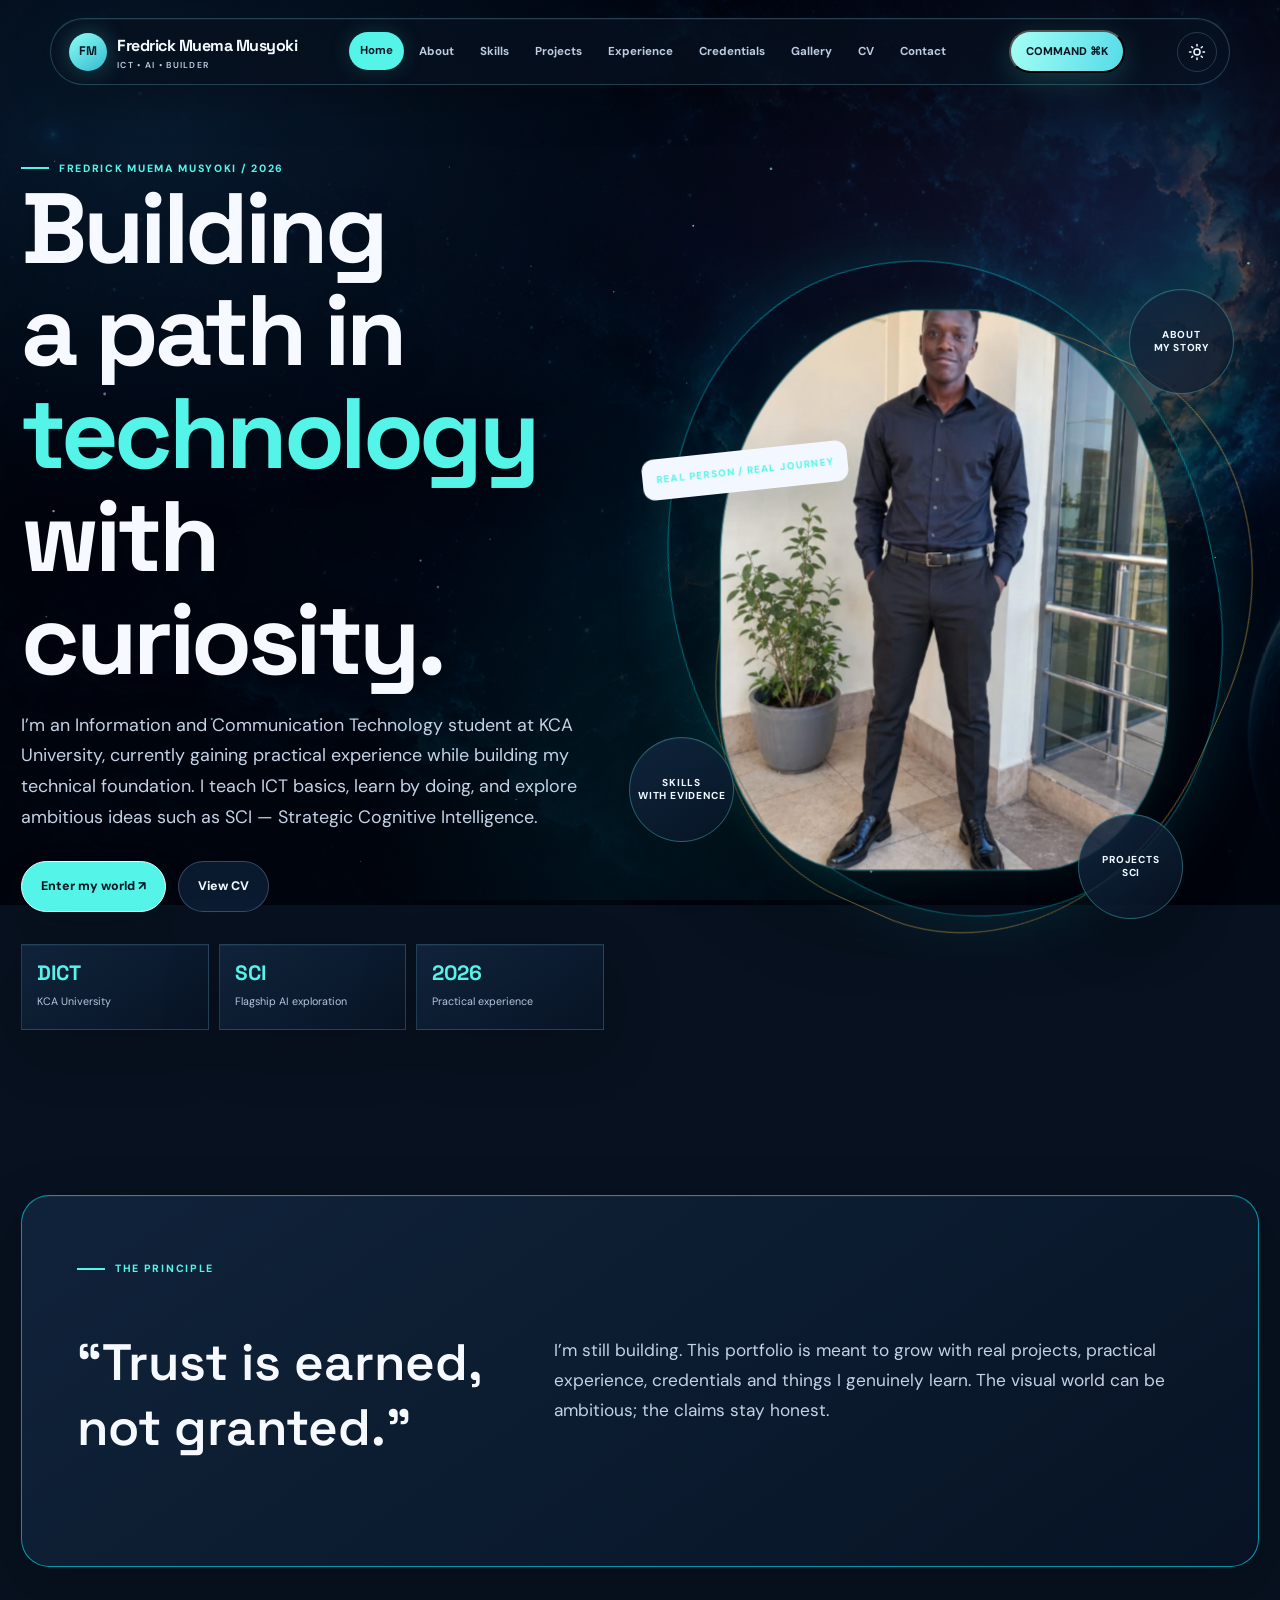
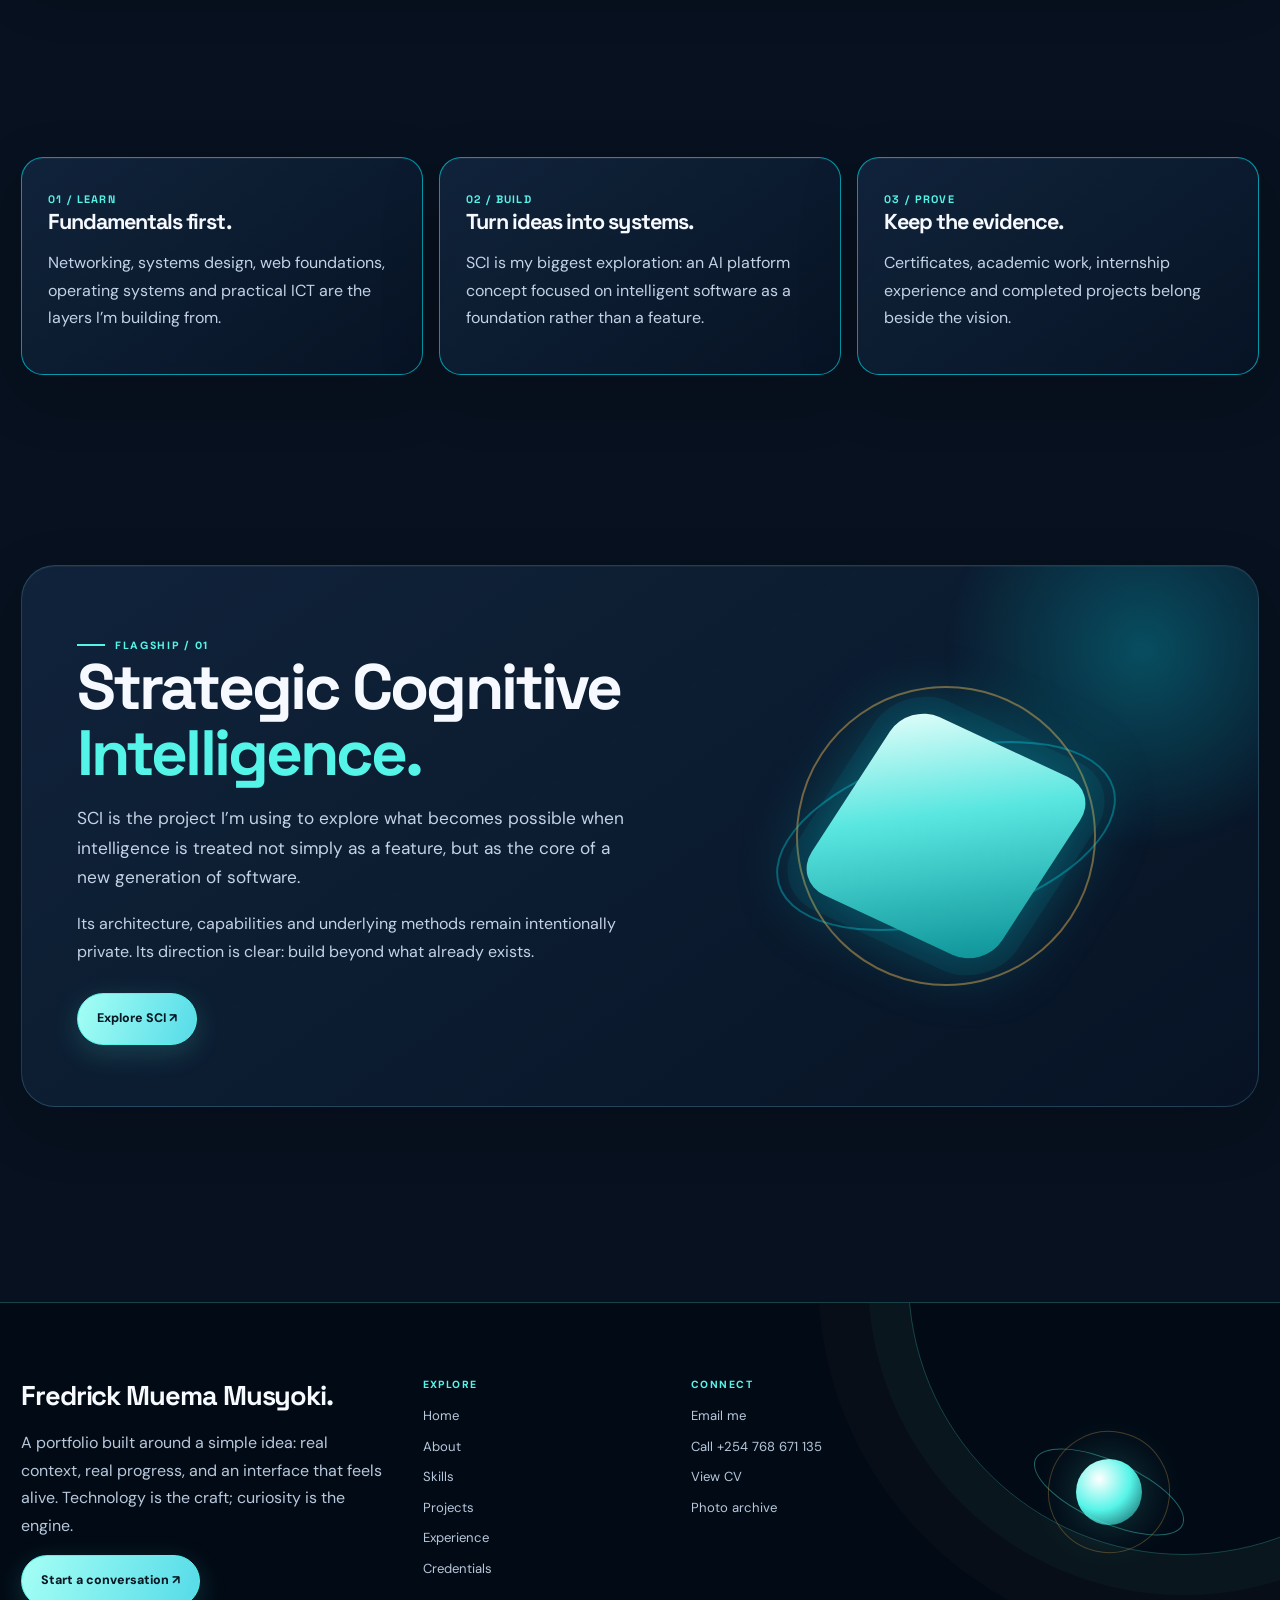
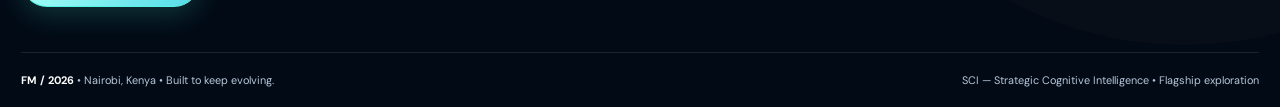
<file: index.html>
<!doctype html>
<html lang="en">
  <head>
    <meta charset="utf-8">
    <meta name="viewport" content="width=device-width,initial-scale=1">
    <meta name="description" content="Fredrick Muema Musyoki — ICT, AI, learning and practical technology portfolio.">
    <title>Fredrick Muema Musyoki — Portfolio</title>
    <link rel="stylesheet" href="css/style.css"><link id="dark-theme" rel="stylesheet" href="css/redesign.css"><link rel="stylesheet" href="css/theme.css"><script src="js/theme-init.js"></script>
  </head>
  <body data-page="index.html"><a class="skip-link" href="#main">Skip to content</a>
    <div class="page-bg bg-home"></div>
    <div id="three-bg"></div>
    <div id="site-header"></div>
    <main id="main">
      <div class="container hero">
        <div class="hero-copy reveal"><span class="kicker">FREDRICK MUEMA MUSYOKI / 2026</span>
          <h1>Building a path in <span class="accent">technology</span> with curiosity.</h1>
          <p class="lead">I’m an Information and Communication Technology student at KCA University, currently gaining practical experience while building my technical foundation. I teach ICT basics, learn by doing, and explore ambitious ideas such as SCI — Strategic Cognitive Intelligence.</p>
          <div class="actions"><a class="btn btn-primary" href="about.html">Enter my world ↗</a><a class="btn btn-soft" href="cv.html">View CV</a></div>
          <div class="hero-stats">
            <div class="stat"><strong>DICT</strong><span>KCA University</span></div>
            <div class="stat"><strong>SCI</strong><span>Flagship AI exploration</span></div>
            <div class="stat"><strong>2026</strong><span>Practical experience</span></div>
          </div>
        </div>
        <div class="hero-orbit-stage reveal">
          <div class="portrait-wrap">
            <div class="portrait"><img decoding="async" src="images/profile/home-hero.jpeg" alt="Fredrick Musyoki standing outdoors in a black shirt and trousers"></div>
          </div>
          <div class="orbit-node node-a">About<br>my story</div>
          <div class="orbit-node node-b">Skills<br>with evidence</div>
          <div class="orbit-node node-c">Projects<br>SCI</div>
          <div class="hero-tag">REAL PERSON / REAL JOURNEY</div>
        </div>
      </div>
      <section class="section">
        <div class="container surface" style="padding:55px">
          <div class="split">
            <div><span class="kicker">THE PRINCIPLE</span>
              <p class="quote">“Trust is earned, not granted.”</p>
            </div>
            <p class="lead">I’m still building. This portfolio is meant to grow with real projects, practical experience, credentials and things I genuinely learn. The visual world can be ambitious; the claims stay honest.</p>
          </div>
        </div>
      </section>
      <section class="section">
        <div class="container">
          <div class="cards">
            <article class="card reveal"><span class="card-num">01 / LEARN</span>
              <h3>Fundamentals first.</h3>
              <p>Networking, systems design, web foundations, operating systems and practical ICT are the layers I’m building from.</p>
            </article>
            <article class="card reveal"><span class="card-num">02 / BUILD</span>
              <h3>Turn ideas into systems.</h3>
              <p>SCI is my biggest exploration: an AI platform concept focused on intelligent software as a foundation rather than a feature.</p>
            </article>
            <article class="card reveal"><span class="card-num">03 / PROVE</span>
              <h3>Keep the evidence.</h3>
              <p>Certificates, academic work, internship experience and completed projects belong beside the vision.</p>
            </article>
          </div>
        </div>
      </section>
      <section class="section">
        <div class="container sci reveal">
          <div class="sci-grid">
            <div><span class="kicker">FLAGSHIP / 01</span>
              <h2>Strategic Cognitive <span class="accent">Intelligence.</span></h2>
              <p class="lead">SCI is the project I’m using to explore what becomes possible when intelligence is treated not simply as a feature, but as the core of a new generation of software.</p>
              <p>Its architecture, capabilities and underlying methods remain intentionally private. Its direction is clear: build beyond what already exists.</p>
              <div class="actions"><a class="btn btn-cyan" href="projects.html">Explore SCI ↗</a></div>
            </div>
            <div class="sci-art">
              <div class="sci-ring"></div>
              <div class="sci-ring two"></div>
              <div class="sci-core"></div>
            </div>
          </div>
        </div>
      </section>
    </main>
    <div id="site-footer"></div>
    <script src="js/main.js" defer></script><script src="js/scene.js" defer></script><script src="js/stars.js" defer></script><script src="js/theme.js" defer></script>
  </body>
</html>
</file>
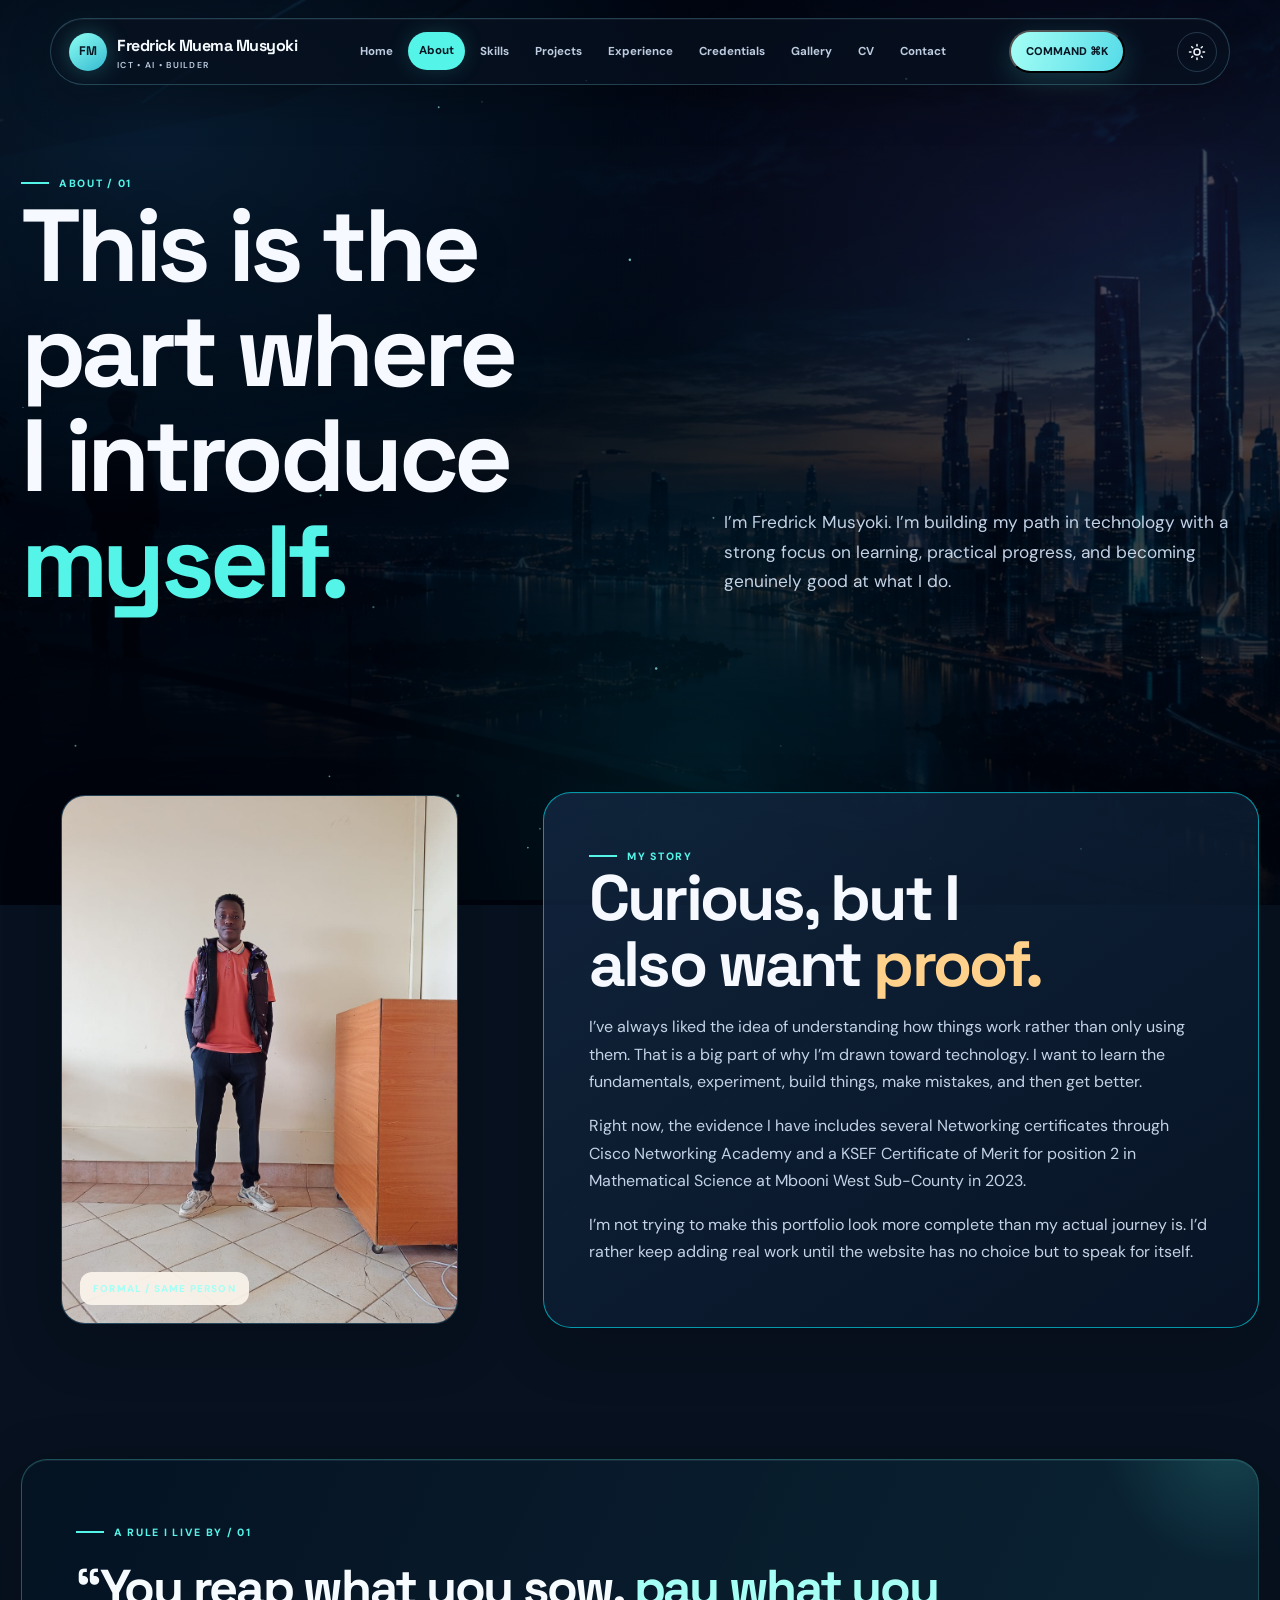
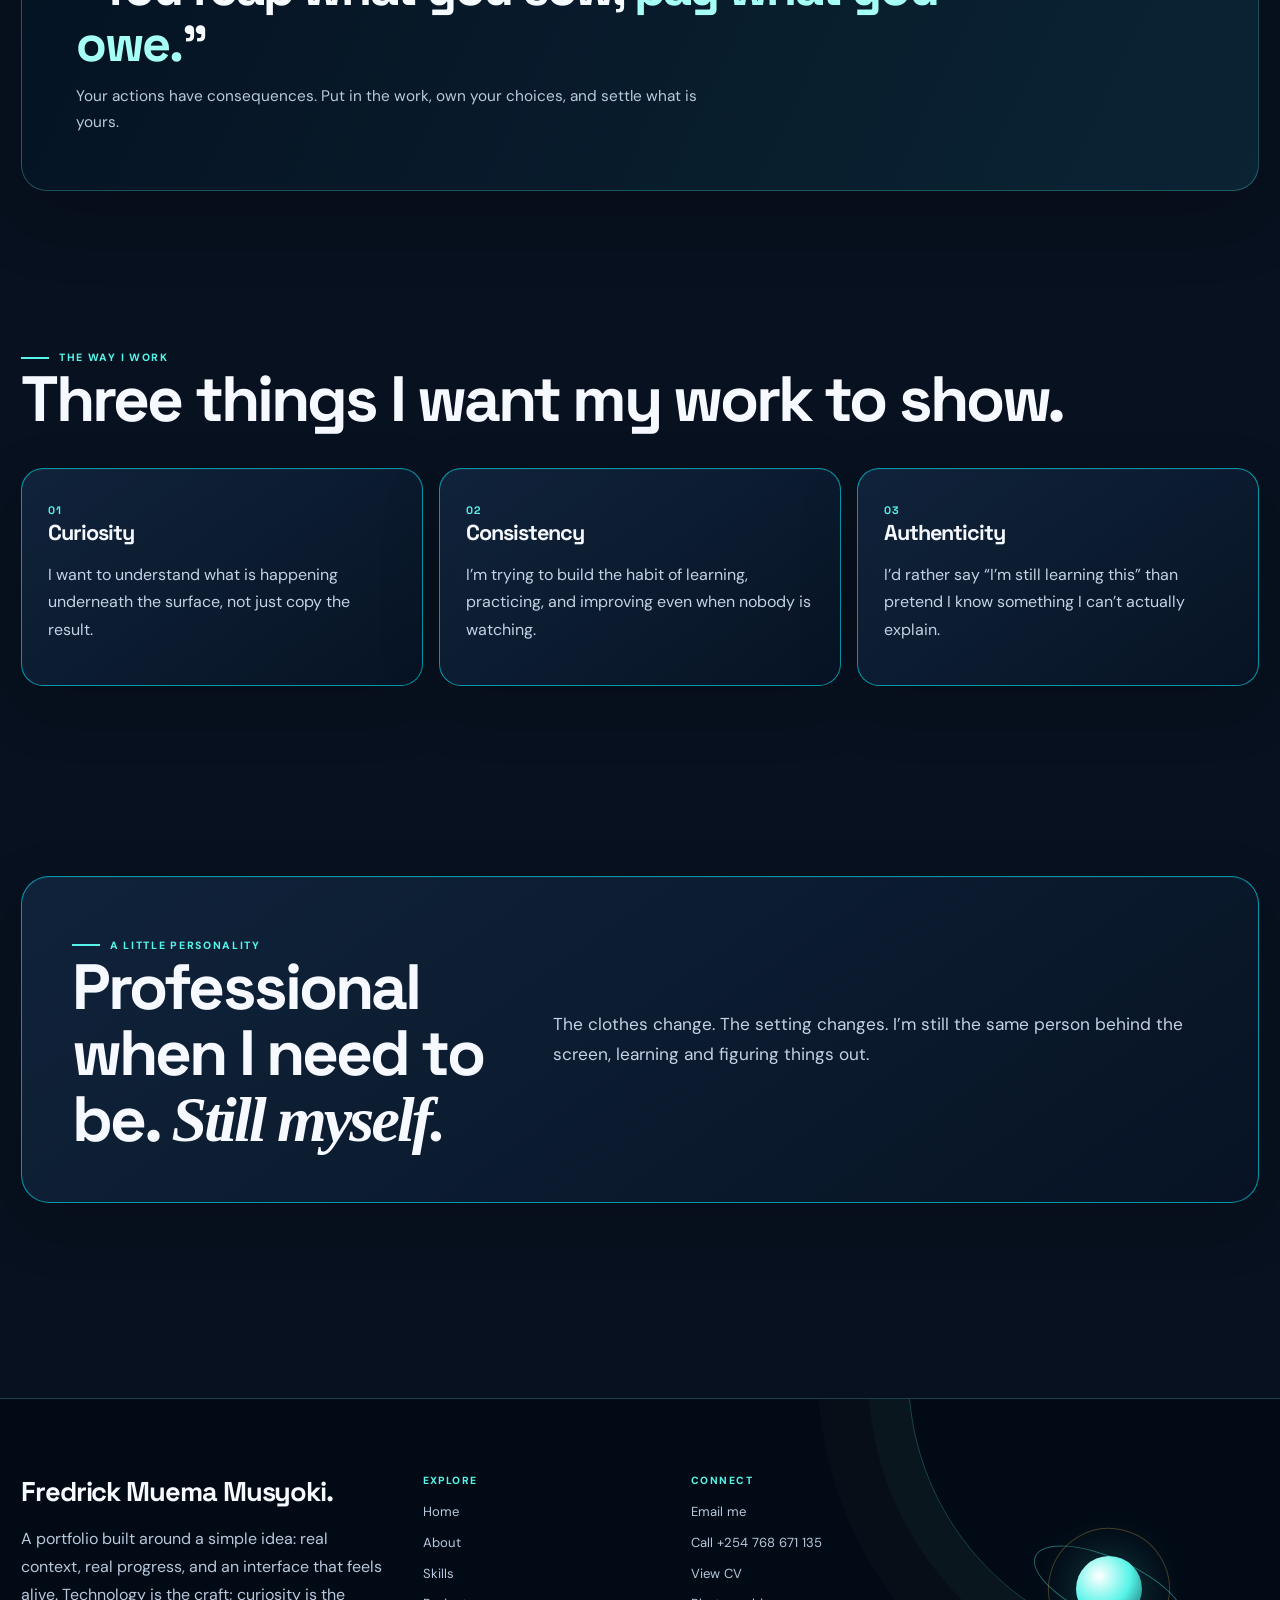
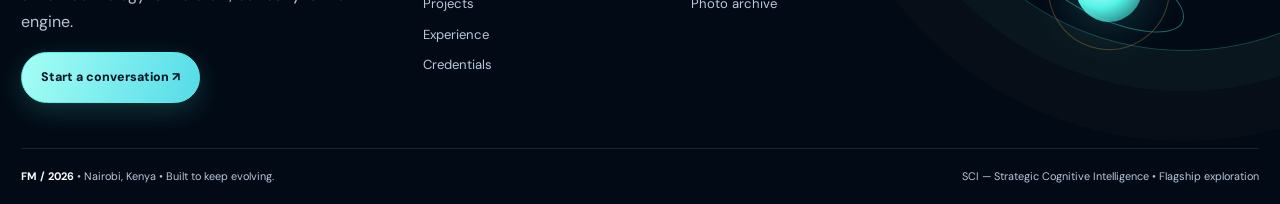
<file: about.html>
<!doctype html>
<html lang="en">
  <head>
    <meta charset="utf-8">
    <meta name="viewport" content="width=device-width,initial-scale=1">
    <title>About — Fredrick Muema Musyoki</title>
    <link rel="stylesheet" href="css/style.css"><link id="dark-theme" rel="stylesheet" href="css/redesign.css"><link rel="stylesheet" href="css/theme.css"><script src="js/theme-init.js"></script>
  </head>
  <body data-page="about.html">
    <div class="page-bg bg-about"></div>
    <div id="three-bg"></div>
    <div id="site-header"></div>
    <main>
      <div class="container page-head">
        <div class="reveal"><span class="kicker">ABOUT / 01</span>
          <h1>This is the part where I introduce <span class="accent">myself.</span></h1>
        </div>
        <p class="lead reveal">I’m Fredrick Musyoki. I’m building my path in technology with a strong focus on learning, practical progress, and becoming genuinely good at what I do.</p>
      </div>
      <section class="section">
        <div class="container split">
          <figure class="photo-card reveal"><img decoding="async" src="images/profile/hero.jpeg" alt="Fredrick Musyoki wearing a navy suit and red tie">
            <figcaption class="label">FORMAL / SAME PERSON</figcaption>
          </figure>
          <div class="surface reveal" style="padding:45px"><span class="kicker">MY STORY</span>
            <h2>Curious, but I also want <span class="accent2">proof.</span></h2>
            <p>I’ve always liked the idea of understanding how things work rather than only using them. That is a big part of why I’m drawn toward technology. I want to learn the fundamentals, experiment, build things, make mistakes, and then get better.</p>
            <p>Right now, the evidence I have includes several Networking certificates through Cisco Networking Academy and a KSEF Certificate of Merit for position 2 in Mathematical Science at Mbooni West Sub-County in 2023.</p>
            <p>I’m not trying to make this portfolio look more complete than my actual journey is. I’d rather keep adding real work until the website has no choice but to speak for itself.</p>
          </div>
        </div>
      </section>
      <section class="section principle-section">
        <div class="container principle-card reveal">
          <span class="kicker">A RULE I LIVE BY / 01</span>
          <p class="principle-quote">“You reap what you sow, <span>pay what you owe.</span>”</p>
          <p class="principle-note">Your actions have consequences. Put in the work, own your choices, and settle what is yours.</p>
        </div>
      </section>
      <section class="section">
        <div class="container">
          <div style="margin-bottom:35px"><span class="kicker">THE WAY I WORK</span>
            <h2>Three things I want my work to show.</h2>
          </div>
          <div class="cards">
            <article class="card reveal"><span class="card-num">01</span>
              <h3>Curiosity</h3>
              <p>I want to understand what is happening underneath the surface, not just copy the result.</p>
            </article>
            <article class="card reveal"><span class="card-num">02</span>
              <h3>Consistency</h3>
              <p>I’m trying to build the habit of learning, practicing, and improving even when nobody is watching.</p>
            </article>
            <article class="card reveal"><span class="card-num">03</span>
              <h3>Authenticity</h3>
              <p>I’d rather say “I’m still learning this” than pretend I know something I can’t actually explain.</p>
            </article>
          </div>
        </div>
      </section>
      <section class="section">
        <div class="container surface" style="padding:50px">
          <div class="split">
            <div><span class="kicker">A LITTLE PERSONALITY</span>
              <h2>Professional when I need to be. <span class="serif">Still myself.</span></h2>
            </div>
            <p class="lead">The clothes change. The setting changes. I’m still the same person behind the screen, learning and figuring things out.</p>
          </div>
        </div>
      </section>
    </main>
    <div id="site-footer"></div>
    <script src="js/main.js" defer></script><script src="js/scene.js" defer></script><script src="js/stars.js" defer></script><script src="js/theme.js" defer></script>
  </body>
</html>
</file>
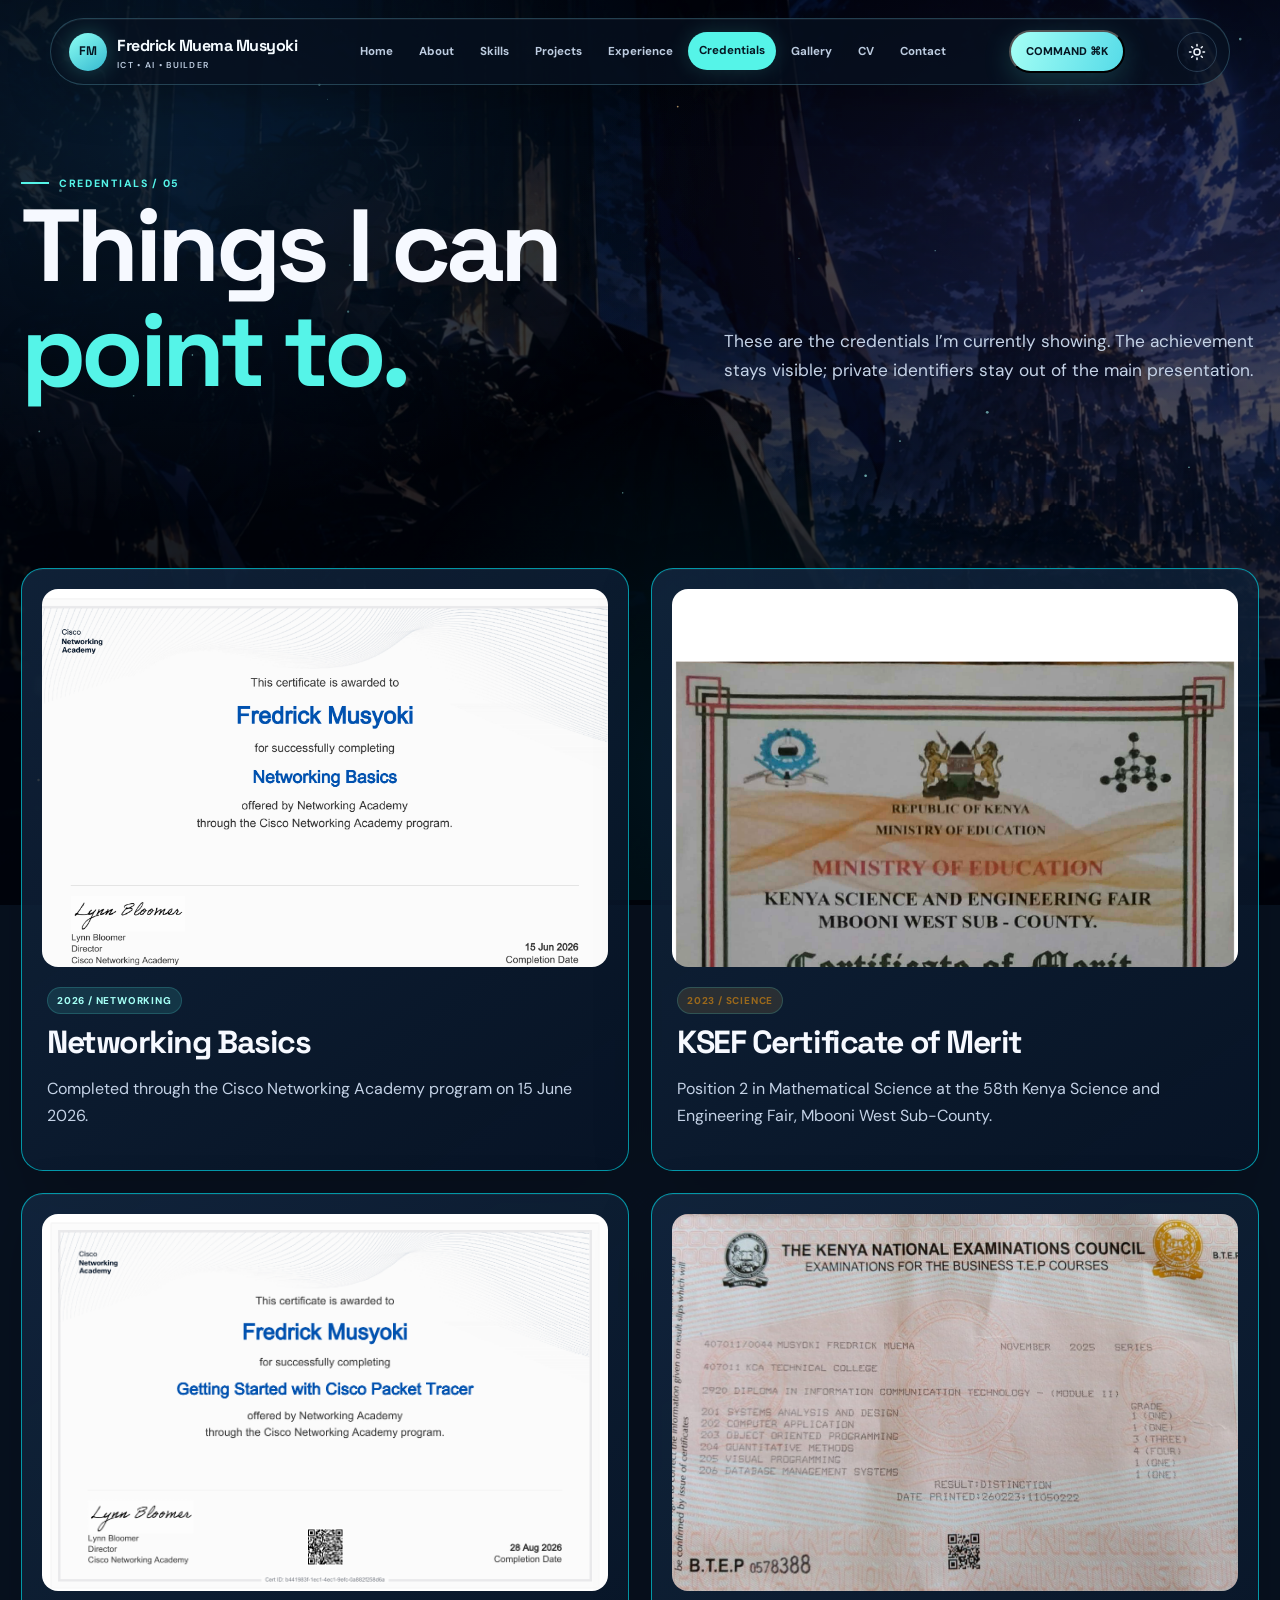
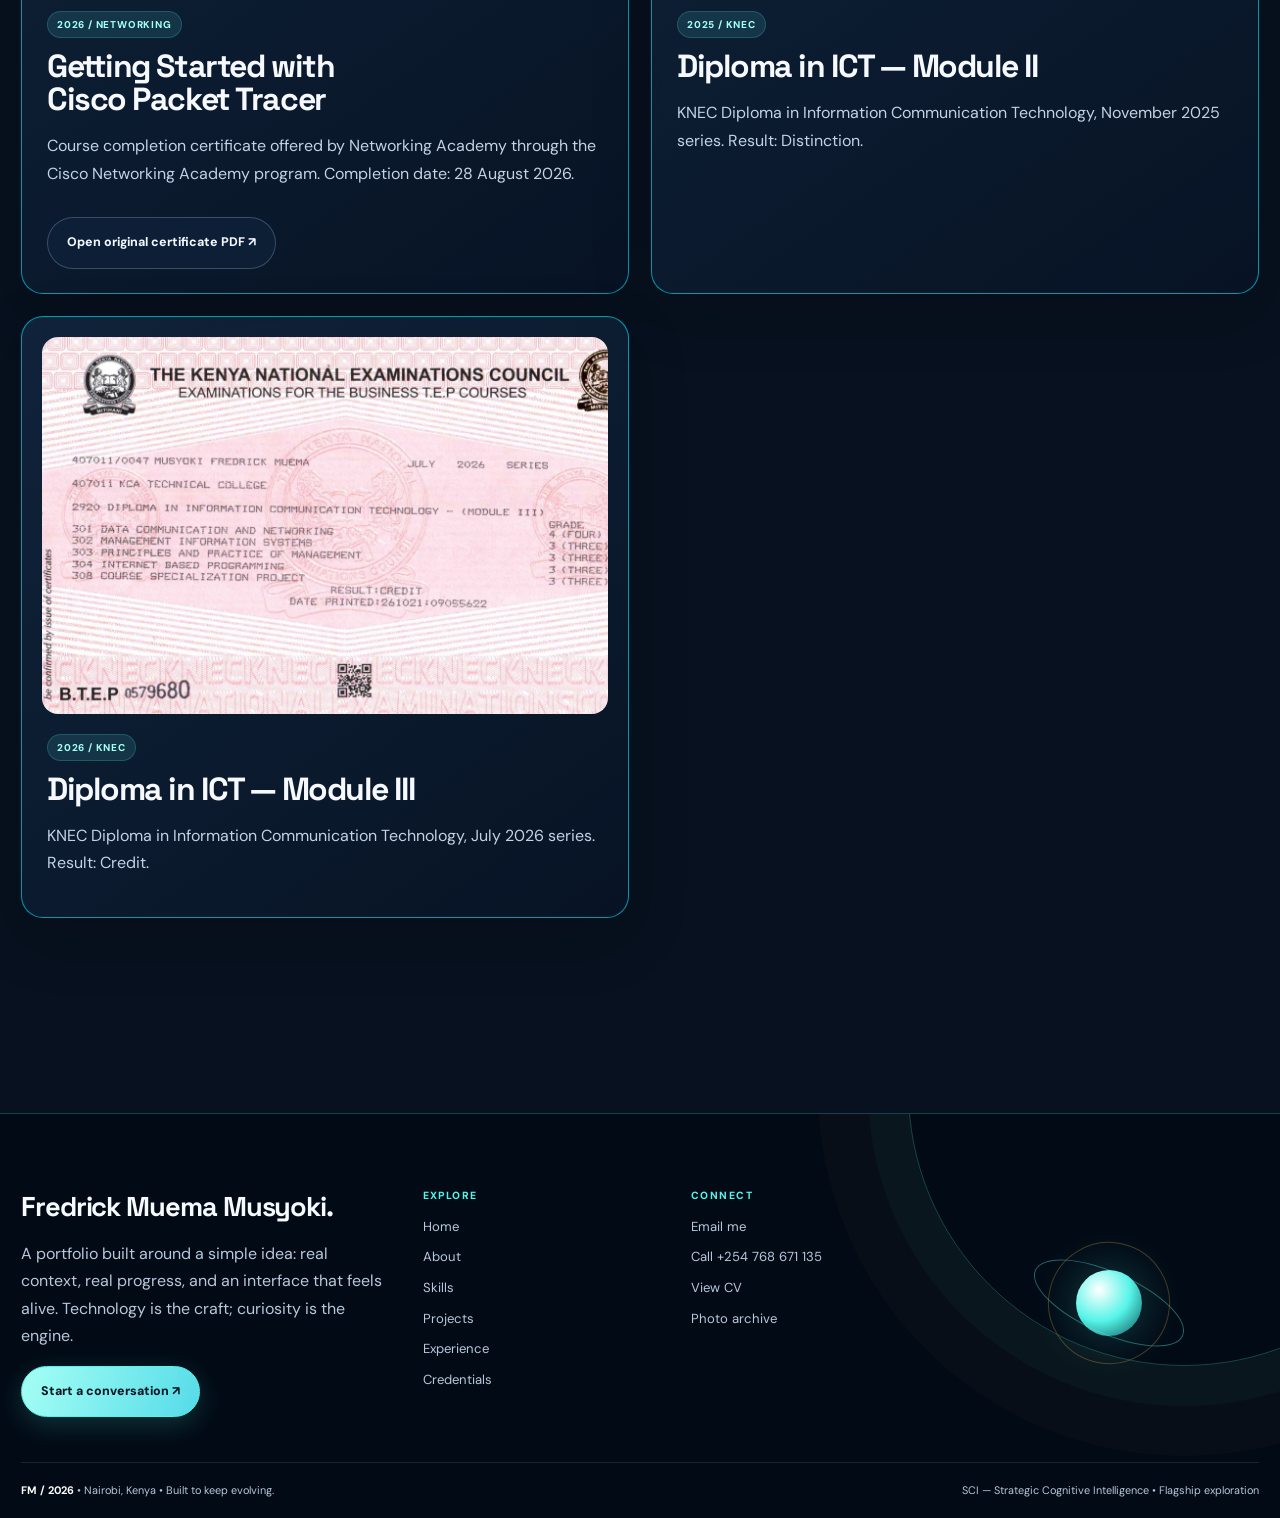
<file: certificates.html>
<!doctype html>
<html lang="en">
  <head>
    <meta charset="utf-8">
    <meta name="viewport" content="width=device-width,initial-scale=1">
    <title>Credentials — Fredrick Muema Musyoki</title>
    <link rel="stylesheet" href="css/style.css"><link id="dark-theme" rel="stylesheet" href="css/redesign.css"><link rel="stylesheet" href="css/theme.css"><script src="js/theme-init.js"></script>
  </head>
  <body data-page="certificates.html">
    <div class="page-bg bg-certificates"></div>
    <div id="three-bg"></div>
    <div id="site-header"></div>
    <main>
      <div class="container page-head">
        <div class="reveal"><span class="kicker">CREDENTIALS / 05</span>
          <h1>Things I can <span class="accent">point to.</span></h1>
        </div>
        <p class="lead reveal">These are the credentials I’m currently showing. The achievement stays visible; private identifiers stay out of the main presentation.</p>
      </div>
      <section class="section">
        <div class="container cert-grid"><a class="cert-card cert-link reveal" href="images/certificates/networking-basics.png" data-lightbox="images/certificates/networking-basics.png" data-title="Networking Basics certificate" aria-label="View Networking Basics certificate"><img decoding="async" src="images/certificates/networking-basics.png" alt="Networking Basics certificate" loading="lazy">
          <div class="cert-info"><span class="badge">2026 / NETWORKING</span>
            <h2 style="font-size:2rem;margin-top:12px">Networking Basics</h2>
            <p>Completed through the Cisco Networking Academy program on 15 June 2026.</p>
          </div></a><a class="cert-card cert-link reveal" href="images/certificates/ksef-merit.png" data-lightbox="images/certificates/ksef-merit.png" data-title="KSEF Certificate of Merit" aria-label="View KSEF Certificate of Merit"><img decoding="async" src="images/certificates/ksef-merit.png" alt="KSEF Certificate of Merit" loading="lazy">
          <div class="cert-info"><span class="badge" style="background:rgba(228,168,75,.14);color:#9a681c">2023 / SCIENCE</span>
            <h2 style="font-size:2rem;margin-top:12px">KSEF Certificate of Merit</h2>
            <p>Position 2 in Mathematical Science at the 58th Kenya Science and Engineering Fair, Mbooni West Sub-County.</p>
          </div></a>
          <div class="cert-card reveal"><a href="images/certificates/cisco-packet-tracer.png" data-lightbox="images/certificates/cisco-packet-tracer.png" data-title="Getting Started with Cisco Packet Tracer certificate" aria-label="View Getting Started with Cisco Packet Tracer certificate"><img decoding="async" src="images/certificates/cisco-packet-tracer.png" alt="Getting Started with Cisco Packet Tracer completion certificate awarded to Fredrick Musyoki on 28 August 2026" loading="lazy"></a>
            <div class="cert-info"><span class="badge">2026 / NETWORKING</span>
              <h2 style="font-size:2rem;margin-top:12px">Getting Started with Cisco Packet Tracer</h2>
              <p>Course completion certificate offered by Networking Academy through the Cisco Networking Academy program. Completion date: 28 August 2026.</p><a class="btn btn-soft" style="margin-top:14px" href="assets/certificates/getting-started-with-cisco-packet-tracer.pdf" target="_blank" rel="noopener">Open original certificate PDF ↗</a></div>
          </div>
          <a class="cert-card cert-link reveal" href="images/certificates/knec-diploma-module-ii.jpg" data-lightbox="images/certificates/knec-diploma-module-ii.jpg" data-title="KNEC Diploma in ICT — Module II" aria-label="View KNEC Diploma in ICT Module II result slip">
            <img src="images/certificates/knec-diploma-module-ii.jpg" alt="KNEC Diploma in Information Communication Technology Module II result slip, November 2025" loading="lazy" decoding="async">
            <div class="cert-info"><span class="badge">2025 / KNEC</span>
              <h2 style="font-size:2rem;margin-top:12px">Diploma in ICT — Module II</h2>
              <p>KNEC Diploma in Information Communication Technology, November 2025 series. Result: Distinction.</p>
            </div>
          </a>
          <a class="cert-card cert-link reveal" href="images/certificates/knec-diploma-module-iii.jpg" data-lightbox="images/certificates/knec-diploma-module-iii.jpg" data-title="KNEC Diploma in ICT — Module III" aria-label="View KNEC Diploma in ICT Module III result slip">
            <img src="images/certificates/knec-diploma-module-iii.jpg" alt="KNEC Diploma in Information Communication Technology Module III result slip, July 2026" loading="lazy" decoding="async">
            <div class="cert-info"><span class="badge">2026 / KNEC</span>
              <h2 style="font-size:2rem;margin-top:12px">Diploma in ICT — Module III</h2>
              <p>KNEC Diploma in Information Communication Technology, July 2026 series. Result: Credit.</p>
            </div>
          </a>
        </div>
      </section>
    </main>
    <div id="site-footer"></div>
    <script src="js/main.js" defer></script><script src="js/scene.js" defer></script><script src="js/stars.js" defer></script><script src="js/theme.js" defer></script>
  </body>
</html>
</file>
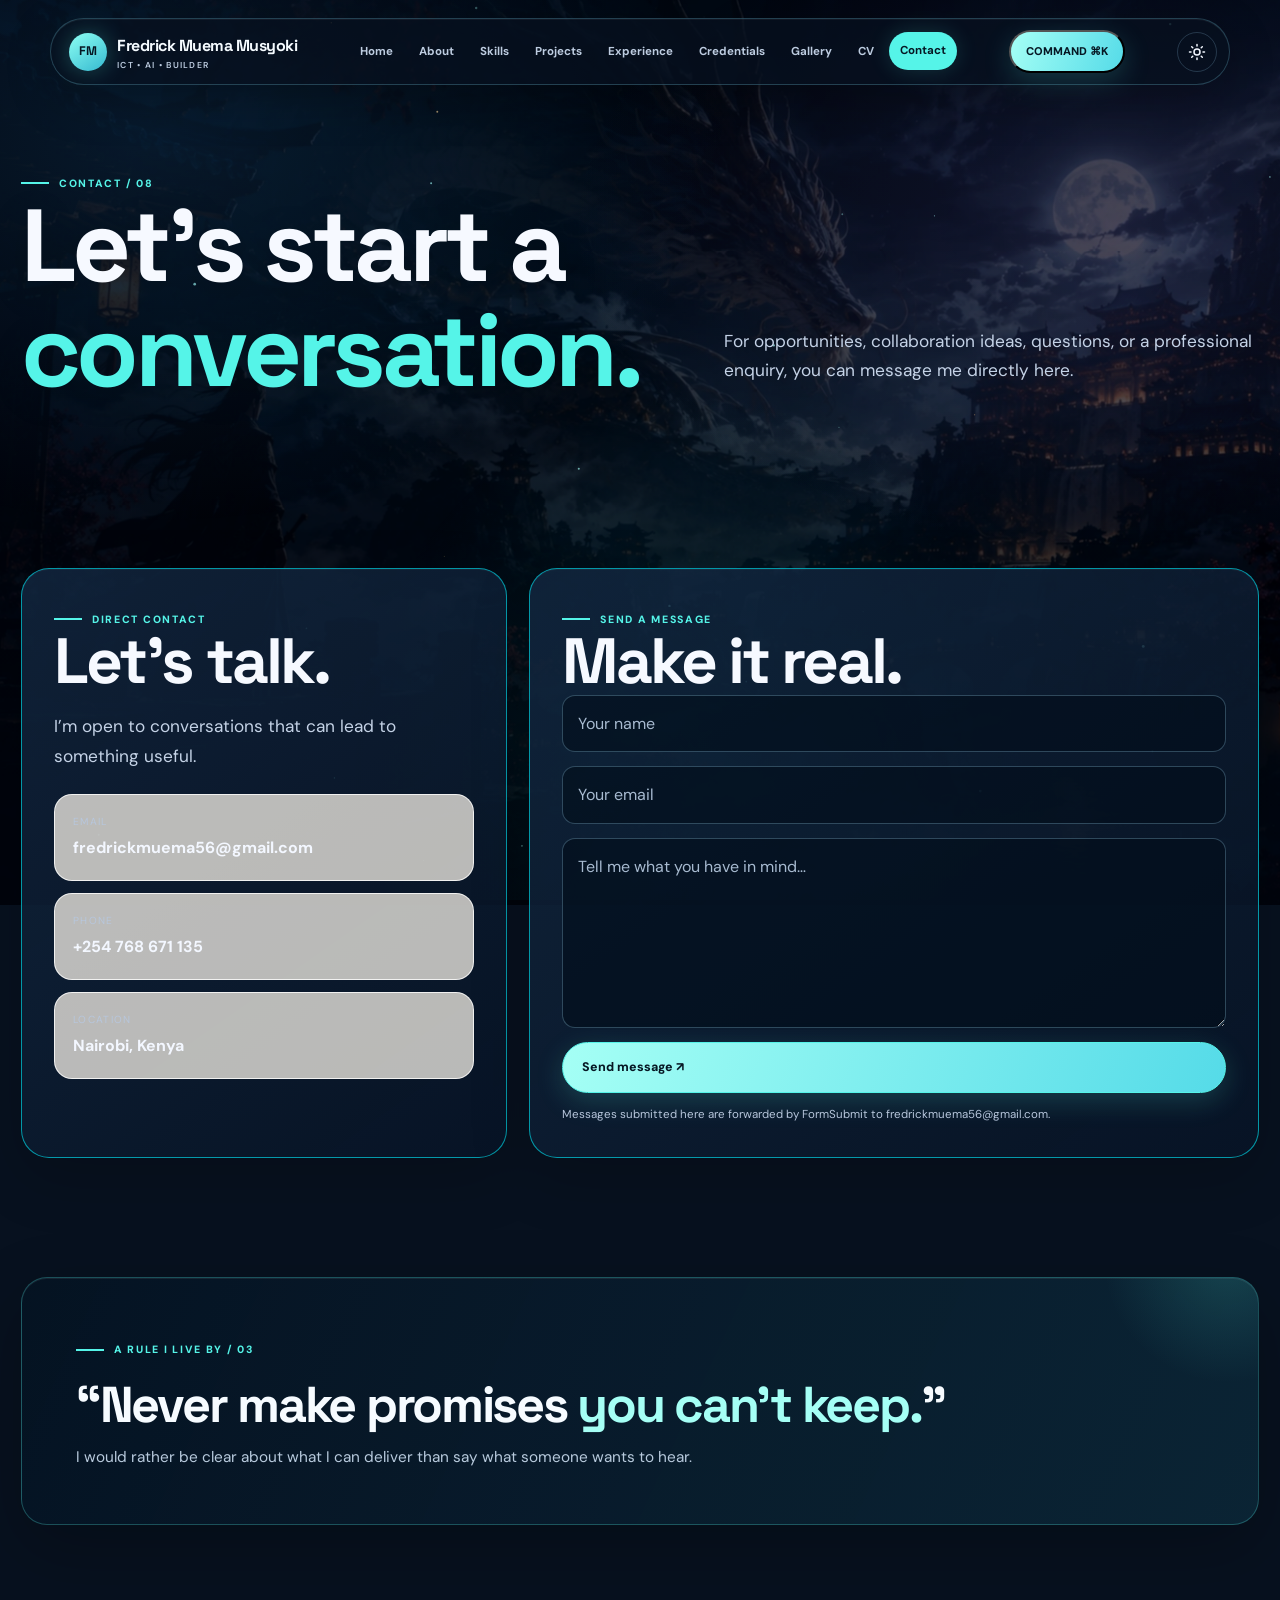
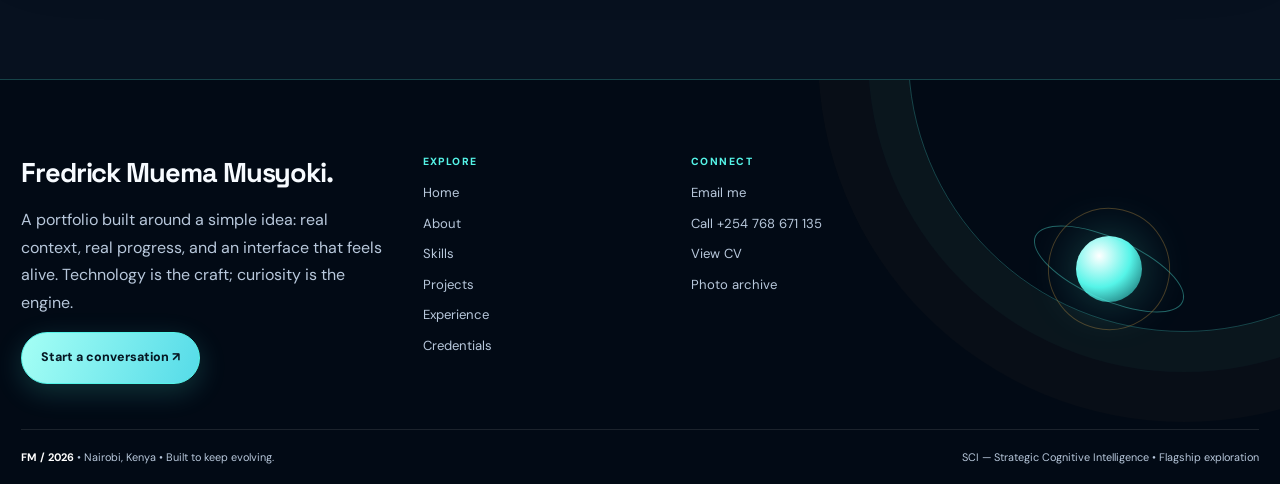
<file: contact.html>
<!doctype html>
<html lang="en">
  <head>
    <meta charset="utf-8">
    <meta name="viewport" content="width=device-width,initial-scale=1">
    <title>Contact — Fredrick Muema Musyoki</title>
    <link rel="stylesheet" href="css/style.css"><link id="dark-theme" rel="stylesheet" href="css/redesign.css"><link rel="stylesheet" href="css/theme.css"><script src="js/theme-init.js"></script>
  </head>
  <body data-page="contact.html">
    <div class="page-bg bg-contact"></div>
    <div id="three-bg"></div>
    <div id="site-header"></div>
    <main>
      <div class="container page-head">
        <div class="reveal"><span class="kicker">CONTACT / 08</span>
          <h1>Let’s start a <span class="accent">conversation.</span></h1>
        </div>
        <p class="lead reveal">For opportunities, collaboration ideas, questions, or a professional enquiry, you can message me directly here.</p>
      </div>
      <section class="section">
        <div class="container contact-grid">
          <div class="surface contact-card reveal"><span class="kicker">DIRECT CONTACT</span>
            <h2>Let’s talk.</h2>
            <p class="lead">I’m open to conversations that can lead to something useful.</p>
            <div class="contact-list"><a class="contact-row" href="mailto:fredrickmuema56@gmail.com"><small>Email</small><strong>fredrickmuema56@gmail.com</strong></a><a class="contact-row" href="tel:+254768671135"><small>Phone</small><strong>+254 768 671 135</strong></a>
              <div class="contact-row"><small>Location</small><strong>Nairobi, Kenya</strong></div>
            </div>
          </div>
          <div class="surface contact-card reveal"><span class="kicker">SEND A MESSAGE</span>
            <h2>Make it real.</h2>
            <form class="form" action="https://formsubmit.co/fredrickmuema56@gmail.com" method="POST"><input type="hidden" name="_subject" value="Portfolio enquiry — Fredrick Muema Musyoki"><input type="hidden" name="_captcha" value="false"><input type="text" name="name" placeholder="Your name" required><input type="email" name="email" placeholder="Your email" required><textarea name="message" placeholder="Tell me what you have in mind…" required></textarea><button class="btn btn-cyan" type="submit">Send message ↗</button></form>
            <p style="font-size:.72rem;color:var(--muted);margin-bottom:0">Messages submitted here are forwarded by FormSubmit to fredrickmuema56@gmail.com.</p>
          </div>
        </div>
      </section>
      <section class="section principle-section">
        <div class="container principle-card reveal">
          <span class="kicker">A RULE I LIVE BY / 03</span>
          <p class="principle-quote">“Never make promises <span>you can’t keep.</span>”</p>
          <p class="principle-note">I would rather be clear about what I can deliver than say what someone wants to hear.</p>
        </div>
      </section>

    </main>
    <div id="site-footer"></div>
    <script src="js/main.js" defer></script><script src="js/scene.js" defer></script><script src="js/stars.js" defer></script><script src="js/theme.js" defer></script>
  </body>
</html>
</file>
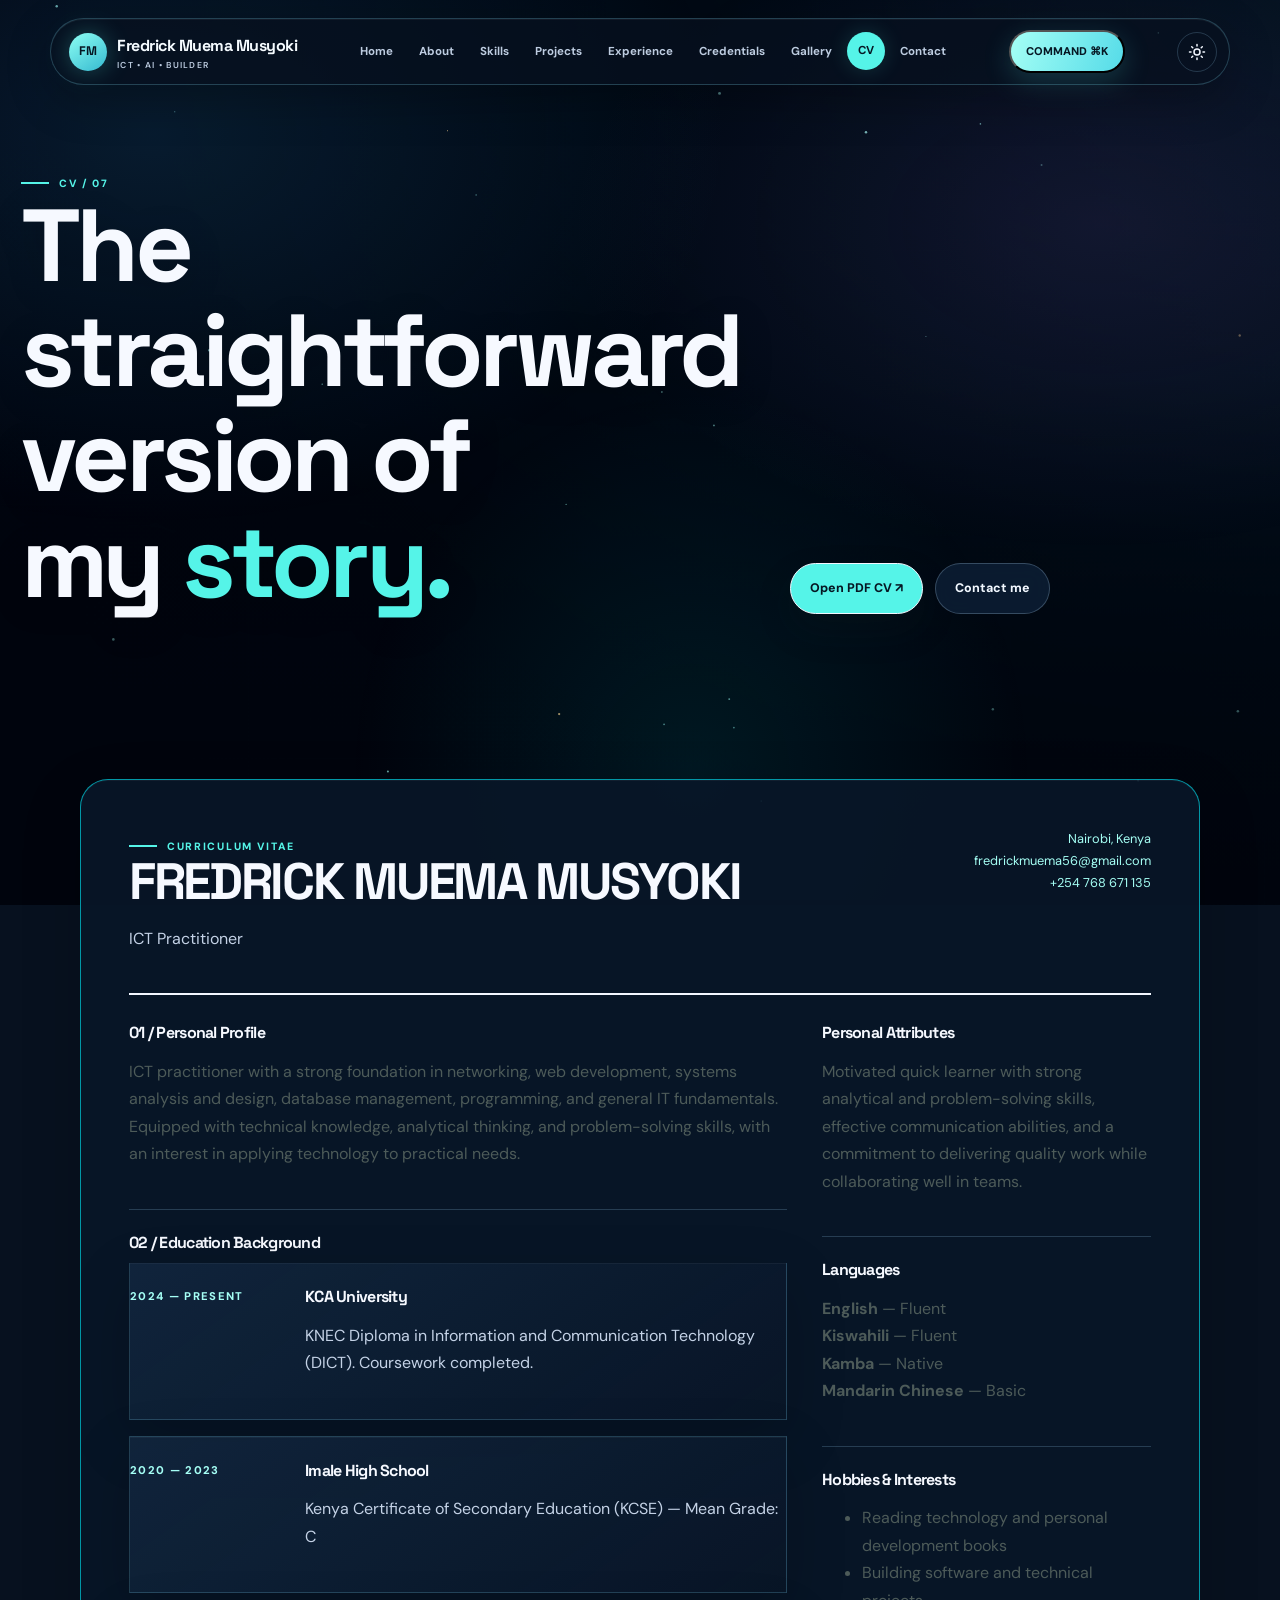
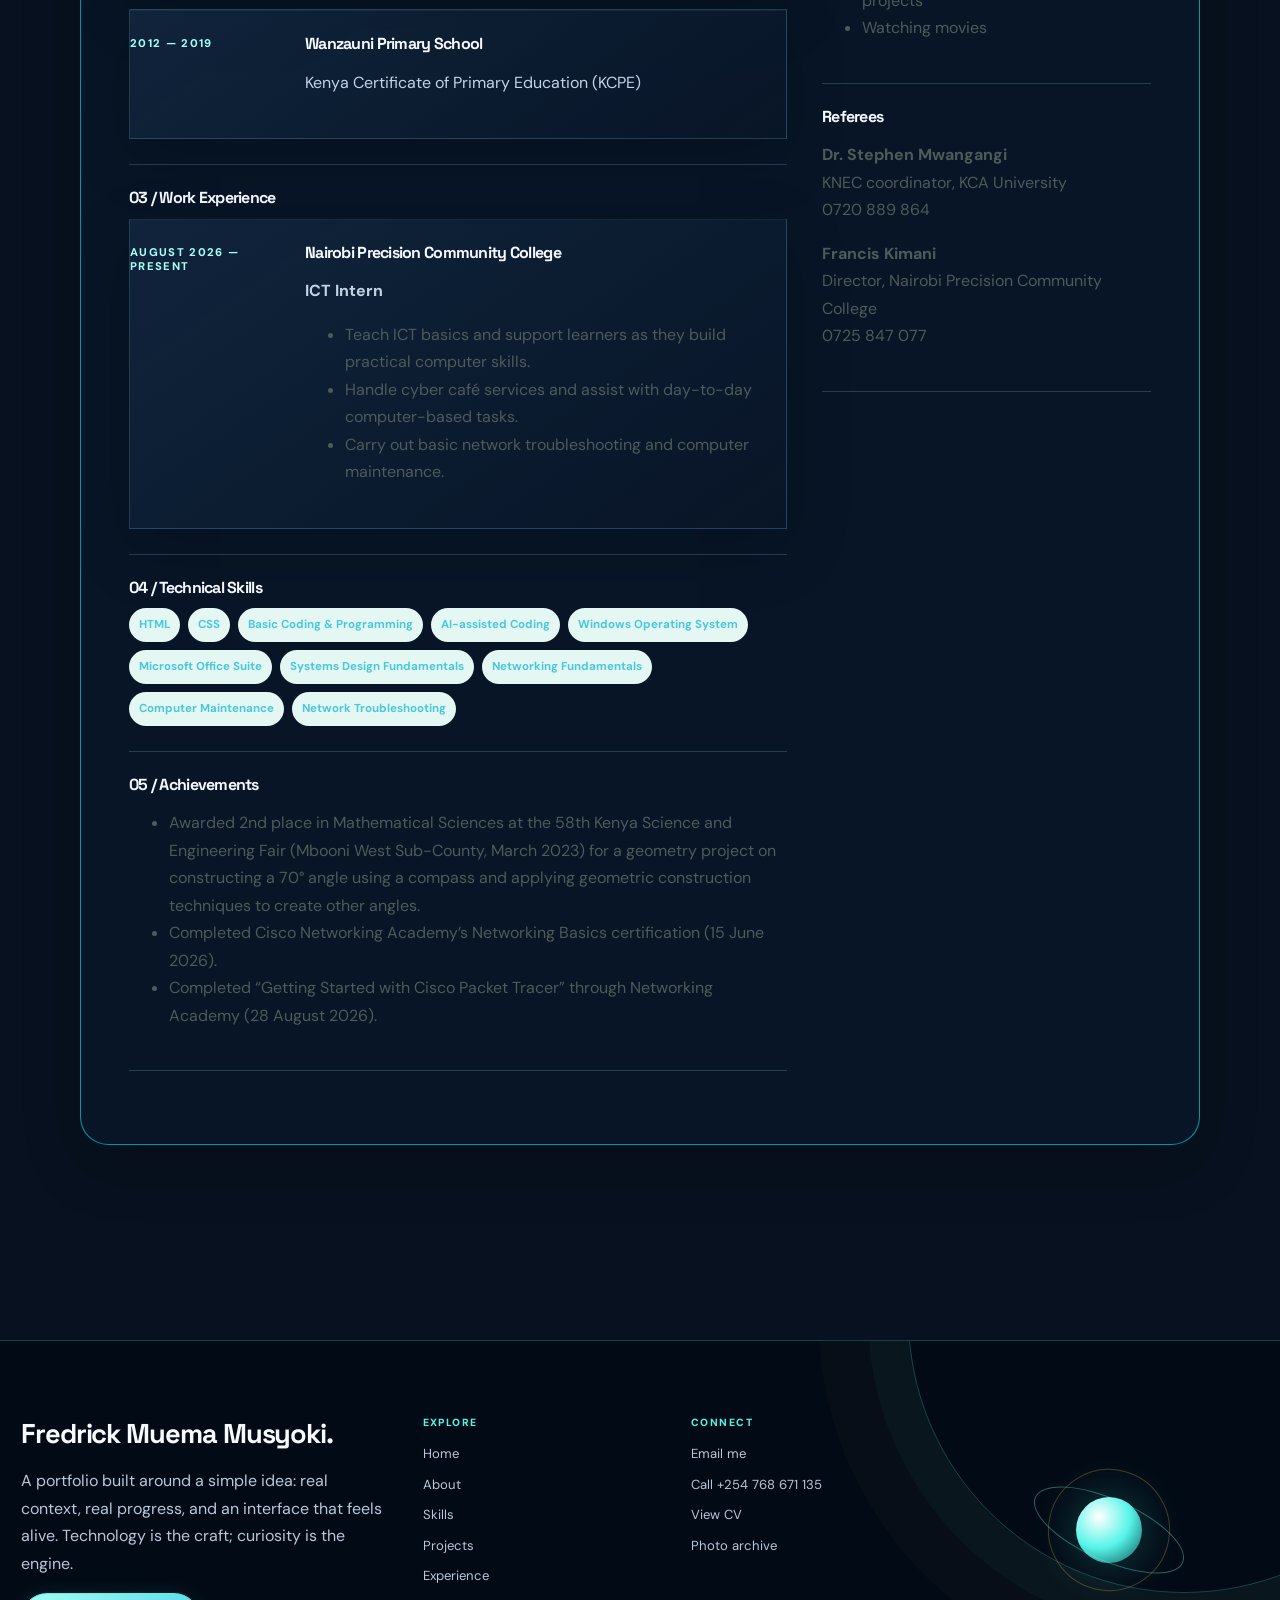
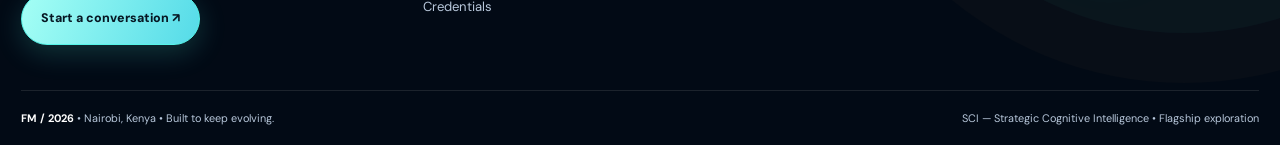
<file: cv.html>
<!doctype html>
<html lang="en">
  <head>
    <meta charset="utf-8">
    <meta name="viewport" content="width=device-width,initial-scale=1">
    <title>CV — Fredrick Muema Musyoki</title>
    <link rel="stylesheet" href="css/style.css"><link id="dark-theme" rel="stylesheet" href="css/redesign.css"><link rel="stylesheet" href="css/theme.css"><script src="js/theme-init.js"></script>
  </head>
  <body data-page="cv.html">
    <div class="page-bg bg-cv"></div>
    <div id="three-bg"></div>
    <div id="site-header"></div>
    <main>
      <div class="container page-head">
        <div class="reveal"><span class="kicker">CV / 07</span>
          <h1>The straightforward version of my <span class="accent">story.</span></h1>
        </div>
        <div class="actions reveal"><a class="btn btn-primary" href="assets/fredrick-muema-musyoki-cv.pdf" target="_blank">Open PDF CV ↗</a><a class="btn btn-soft" href="contact.html">Contact me</a></div>
      </div>
      <section class="section">
        <div class="container cv-paper reveal">
          <div class="cv-head">
            <div><span class="kicker">CURRICULUM VITAE</span>
              <h2>FREDRICK MUEMA MUSYOKI</h2>
              <p>ICT Practitioner</p>
            </div>
            <div class="cv-contact">Nairobi, Kenya<br><a href="mailto:fredrickmuema56@gmail.com">fredrickmuema56@gmail.com</a><br><a href="tel:+254768671135">+254 768 671 135</a></div>
          </div>
          <div class="cv-grid">
            <div>
              <section class="cv-sec">
                <h3>01 / Personal Profile</h3>
                <p>ICT practitioner with a strong foundation in networking, web development, systems analysis and design, database management, programming, and general IT fundamentals. Equipped with technical knowledge, analytical thinking, and problem-solving skills, with an interest in applying technology to practical needs.</p>
              </section>
              <section class="cv-sec">
                <h3>02 / Education Background</h3>
                <div class="timeline">
                  <article class="timeline-item">
                    <div class="timeline-date">2024 — Present</div>
                    <div>
                      <h3>KCA University</h3>
                      <p>KNEC Diploma in Information and Communication Technology (DICT). Coursework completed.</p>
                    </div>
                  </article>
                  <article class="timeline-item">
                    <div class="timeline-date">2020 — 2023</div>
                    <div>
                      <h3>Imale High School</h3>
                      <p>Kenya Certificate of Secondary Education (KCSE) — Mean Grade: C</p>
                    </div>
                  </article>
                  <article class="timeline-item">
                    <div class="timeline-date">2012 — 2019</div>
                    <div>
                      <h3>Wanzauni Primary School</h3>
                      <p>Kenya Certificate of Primary Education (KCPE)</p>
                    </div>
                  </article>
                </div>
              </section>
              <section class="cv-sec">
                <h3>03 / Work Experience</h3>
                <div class="timeline">
                  <article class="timeline-item">
                    <div class="timeline-date">August 2026 — Present</div>
                    <div>
                      <h3>Nairobi Precision Community College</h3>
                      <p><strong>ICT Intern</strong></p>
                      <ul>
                        <li>Teach ICT basics and support learners as they build practical computer skills.</li>
                        <li>Handle cyber café services and assist with day-to-day computer-based tasks.</li>
                        <li>Carry out basic network troubleshooting and computer maintenance.</li>
                      </ul>
                    </div>
                  </article>
                </div>
              </section>
              <section class="cv-sec">
                <h3>04 / Technical Skills</h3>
                <div class="tags"><span>HTML</span><span>CSS</span><span>Basic Coding & Programming</span><span>AI-assisted Coding</span><span>Windows Operating System</span><span>Microsoft Office Suite</span><span>Systems Design Fundamentals</span><span>Networking Fundamentals</span><span>Computer Maintenance</span><span>Network Troubleshooting</span></div>
              </section>
              <section class="cv-sec">
                <h3>05 / Achievements</h3>
                <ul>
                  <li>Awarded 2nd place in Mathematical Sciences at the 58th Kenya Science and Engineering Fair (Mbooni West Sub-County, March 2023) for a geometry project on constructing a 70° angle using a compass and applying geometric construction techniques to create other angles.</li>
                  <li>Completed Cisco Networking Academy’s Networking Basics certification (15 June 2026).</li>
                  <li>Completed “Getting Started with Cisco Packet Tracer” through Networking Academy (28 August 2026).</li>
                </ul>
              </section>
            </div>
            <aside>
              <section class="cv-sec">
                <h3>Personal Attributes</h3>
                <p>Motivated quick learner with strong analytical and problem-solving skills, effective communication abilities, and a commitment to delivering quality work while collaborating well in teams.</p>
              </section>
              <section class="cv-sec">
                <h3>Languages</h3>
                <p><strong>English</strong> — Fluent<br><strong>Kiswahili</strong> — Fluent<br><strong>Kamba</strong> — Native<br><strong>Mandarin Chinese</strong> — Basic</p>
              </section>
              <section class="cv-sec">
                <h3>Hobbies & Interests</h3>
                <ul>
                  <li>Reading technology and personal development books</li>
                  <li>Building software and technical projects</li>
                  <li>Watching movies</li>
                </ul>
              </section>
              <section class="cv-sec">
                <h3>Referees</h3>
                <p><strong>Dr. Stephen Mwangangi</strong><br>KNEC coordinator, KCA University<br><a href="tel:+254720889864">0720 889 864</a></p>
                <p><strong>Francis Kimani</strong><br>Director, Nairobi Precision Community College<br><a href="tel:+254725847077">0725 847 077</a></p>
              </section>
            </aside>
          </div>
        </div>
      </section>
    </main>
    <div id="site-footer"></div>
    <script src="js/main.js" defer></script><script src="js/scene.js" defer></script><script src="js/stars.js" defer></script><script src="js/theme.js" defer></script>
  </body>
</html>
</file>
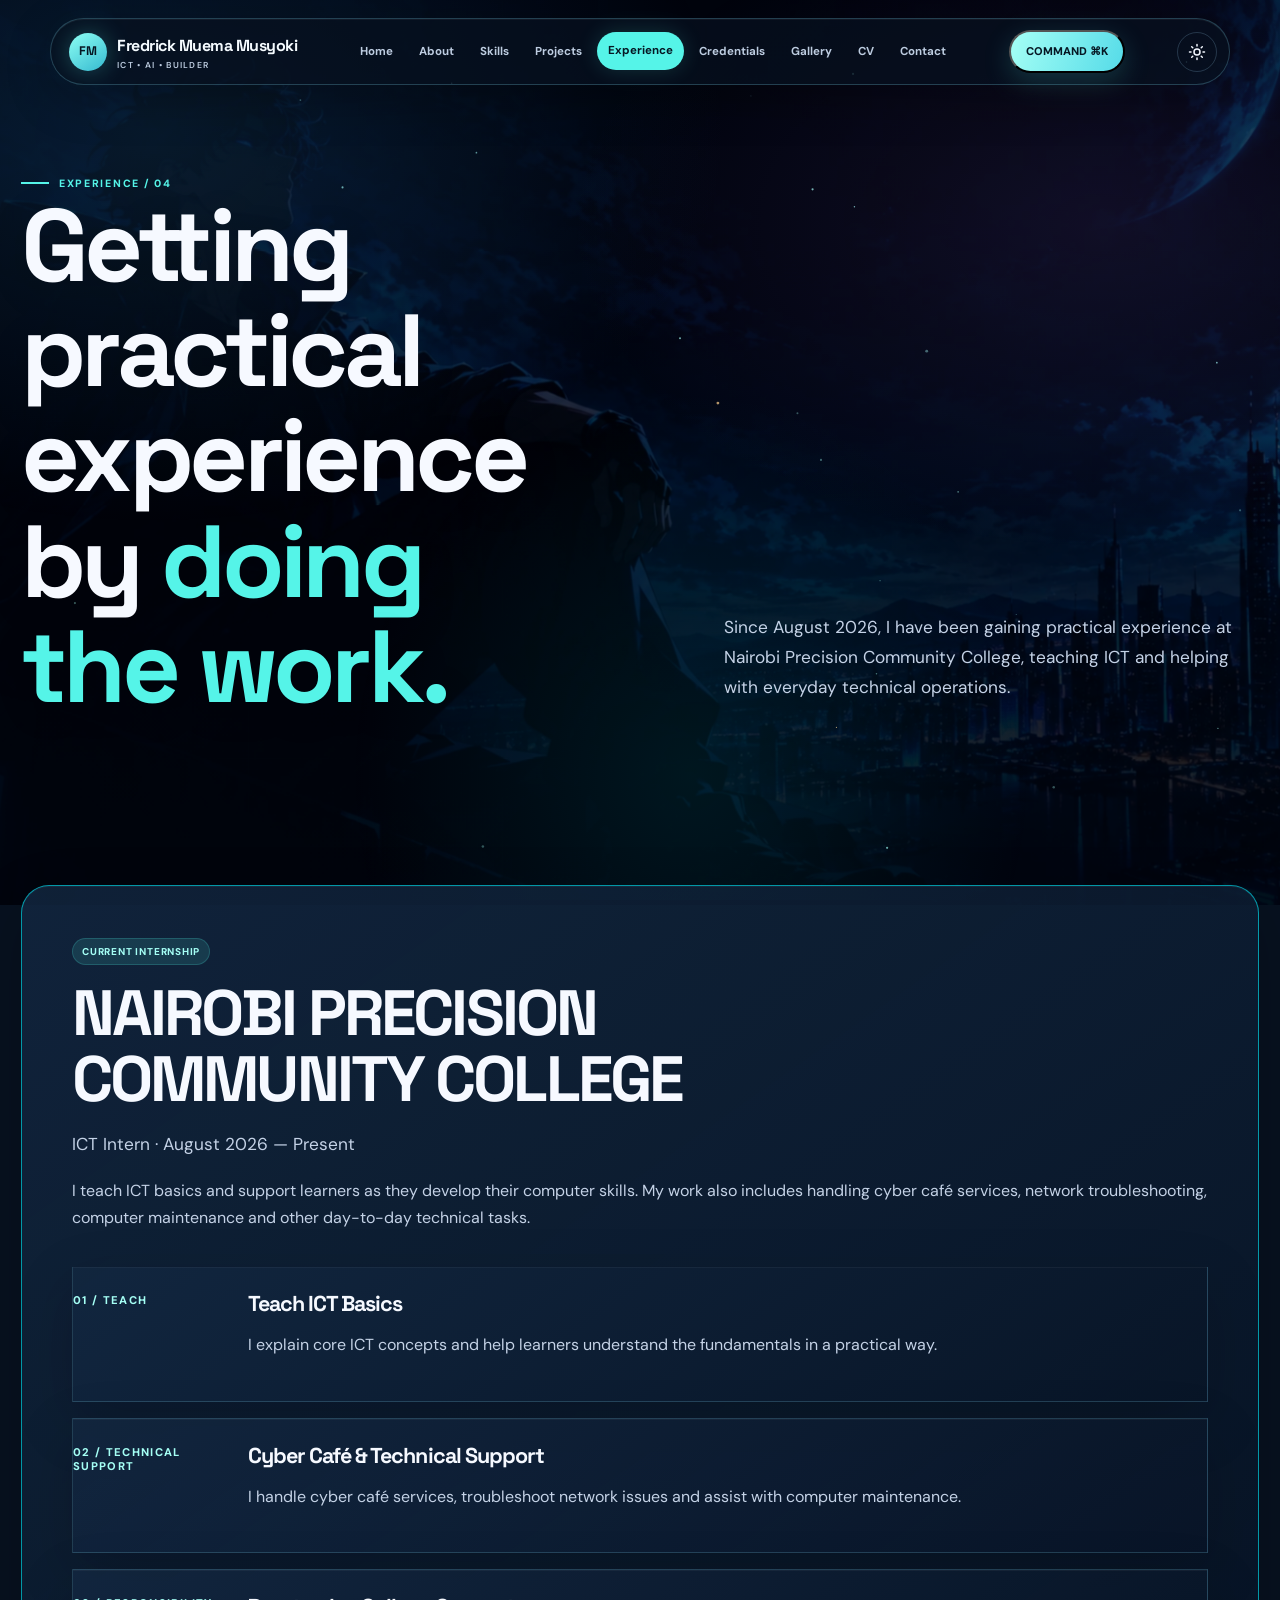
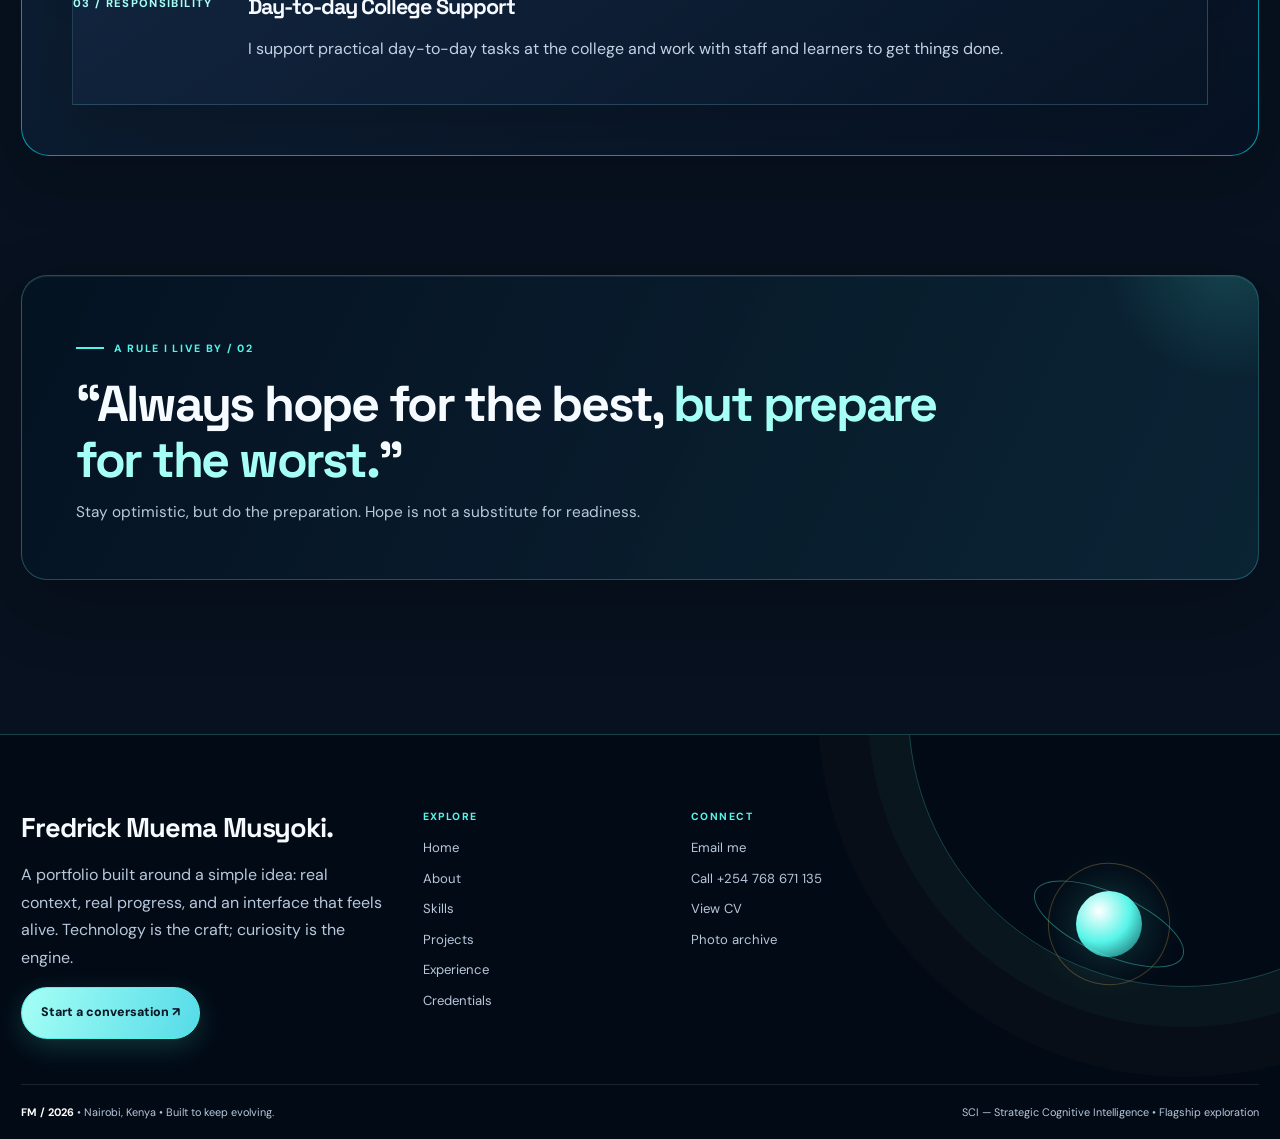
<file: experience.html>
<!doctype html>
<html lang="en">
  <head>
    <meta charset="utf-8">
    <meta name="viewport" content="width=device-width,initial-scale=1">
    <title>Experience — Fredrick Muema Musyoki</title>
    <link rel="stylesheet" href="css/style.css"><link id="dark-theme" rel="stylesheet" href="css/redesign.css"><link rel="stylesheet" href="css/theme.css"><script src="js/theme-init.js"></script>
  </head>
  <body data-page="experience.html">
    <div class="page-bg bg-experience"></div>
    <div id="three-bg"></div>
    <div id="site-header"></div>
    <main>
      <div class="container page-head">
        <div class="reveal"><span class="kicker">EXPERIENCE / 04</span>
          <h1>Getting practical experience by <span class="accent">doing the work.</span></h1>
        </div>
        <p class="lead reveal">Since August 2026, I have been gaining practical experience at Nairobi Precision Community College, teaching ICT and helping with everyday technical operations.</p>
      </div>
      <section class="section">
        <div class="container surface" style="padding:50px"><span class="badge">CURRENT INTERNSHIP</span>
          <h2 style="margin-top:16px">NAIROBI PRECISION COMMUNITY COLLEGE</h2>
          <p class="lead">ICT Intern · August 2026 — Present</p>
          <p>I teach ICT basics and support learners as they develop their computer skills. My work also includes handling cyber café services, network troubleshooting, computer maintenance and other day-to-day technical tasks.</p>
          <div class="timeline" style="margin-top:35px">
            <article class="timeline-item reveal">
              <div class="timeline-date">01 / Teach</div>
              <div>
                <h3>Teach ICT Basics</h3>
                <p>I explain core ICT concepts and help learners understand the fundamentals in a practical way.</p>
              </div>
            </article>
            <article class="timeline-item reveal">
              <div class="timeline-date">02 / Technical Support</div>
              <div>
                <h3>Cyber Café & Technical Support</h3>
                <p>I handle cyber café services, troubleshoot network issues and assist with computer maintenance.</p>
              </div>
            </article>
            <article class="timeline-item reveal">
              <div class="timeline-date">03 / Responsibility</div>
              <div>
                <h3>Day-to-day College Support</h3>
                <p>I support practical day-to-day tasks at the college and work with staff and learners to get things done.</p>
              </div>
            </article>
          </div>
        </div>
      </section>
      <section class="section principle-section">
        <div class="container principle-card reveal">
          <span class="kicker">A RULE I LIVE BY / 02</span>
          <p class="principle-quote">“Always hope for the best, <span>but prepare for the worst.</span>”</p>
          <p class="principle-note">Stay optimistic, but do the preparation. Hope is not a substitute for readiness.</p>
        </div>
      </section>

    </main>
    <div id="site-footer"></div>
    <script src="js/main.js" defer></script><script src="js/scene.js" defer></script><script src="js/stars.js" defer></script><script src="js/theme.js" defer></script>
  </body>
</html>
</file>
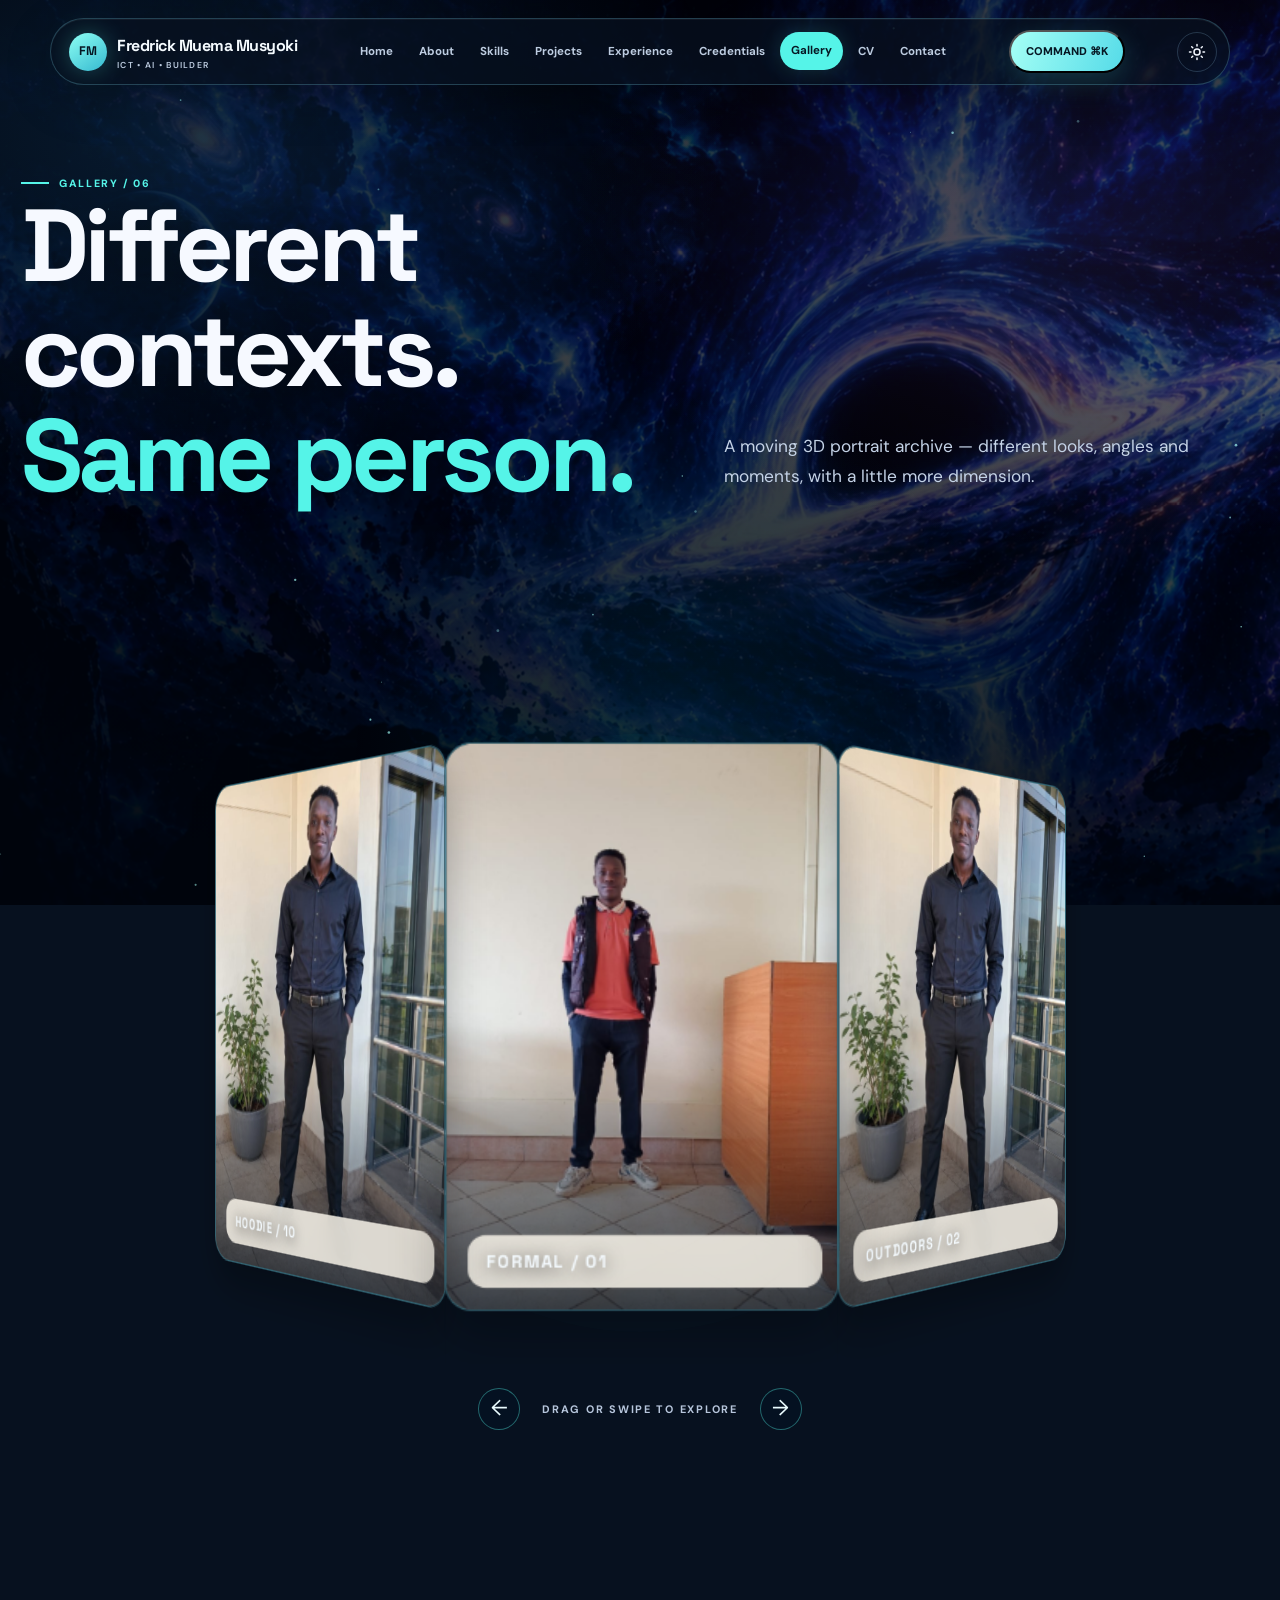
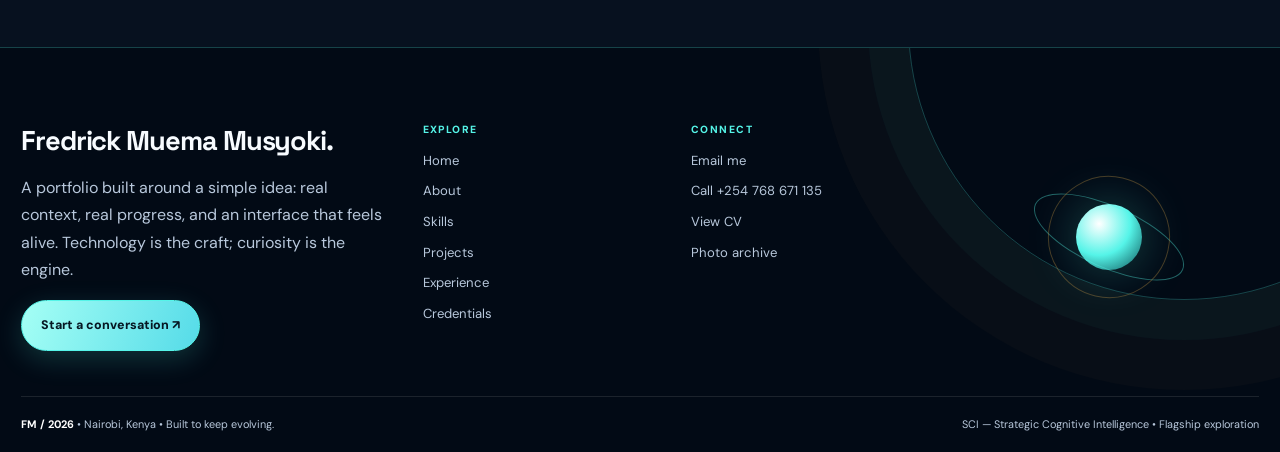
<file: gallery.html>
<!doctype html>
<html lang="en">
  <head>
    <meta charset="utf-8">
    <meta name="viewport" content="width=device-width,initial-scale=1">
    <title>Gallery — Fredrick Muema Musyoki</title>
    <link rel="stylesheet" href="css/style.css"><link id="dark-theme" rel="stylesheet" href="css/redesign.css"><link rel="stylesheet" href="css/theme.css"><script src="js/theme-init.js"></script>
  </head>
  <body data-page="gallery.html">
    <div class="page-bg bg-gallery"></div>
    <div id="three-bg"></div>
    <div id="site-header"></div>
    <main>
      <div class="container page-head">
        <div class="reveal"><span class="kicker">GALLERY / 06</span>
          <h1>Different contexts. <span class="accent">Same person.</span></h1>
        </div>
        <p class="lead reveal">A moving 3D portrait archive — different looks, angles and moments, with a little more dimension.</p>
      </div>
      <section class="section">
        <div class="container gallery-orbit-wrap">
          <div class="gallery-orbit-stage" aria-label="Interactive 3D photo gallery. Drag or swipe to rotate.">
            <div class="gallery-orbit-ring"></div>
          </div>
          <div class="gallery-orbit-controls" aria-label="Gallery controls">
            <button class="gallery-turn" type="button" data-turn="-1" aria-label="Rotate gallery left">&#8592;</button>
            <span class="gallery-control-hint">DRAG OR SWIPE TO EXPLORE</span>
            <button class="gallery-turn" type="button" data-turn="1" aria-label="Rotate gallery right">&#8594;</button>
          </div>
        </div>
      </section>
    </main>
    <div id="site-footer"></div>
    <script>document.addEventListener('DOMContentLoaded', () => {
  const files = [['images/profile/hero.jpeg', 'Formal / 01'], ['images/profile/home-hero.jpeg', 'Outdoors / 02'], ['images/profile/vest.jpeg', 'Waistcoat / 03'], ['images/profile/black-shirt.jpeg', 'Black shirt / 04'], ['images/profile/closeup.jpeg', 'Close-up / 05'], ['images/profile/casual-full.jpeg', 'Casual / 06'], ['images/profile/bucket-hat.jpeg', 'Everyday / 07'], ['images/profile/casual-orange.jpeg', 'Casual orange / 08'], ['images/profile/seated-orange.jpeg', 'Formal seated / 09'], ['images/profile/hoodie.jpeg', 'Hoodie / 10']];
  const stage = document.querySelector('.gallery-orbit-stage');
  const ring = stage?.querySelector('.gallery-orbit-ring');
  if (!stage || !ring) return;

  ring.innerHTML = files.map(([src, title], i) => `<figure class="gallery-item" style="--card-index:${i};--card-angle:${i * 36}deg" data-lightbox="${src}" data-title="${title}"><div class="gallery-card-inner"><img decoding="async" src="${src}" alt="Fredrick Musyoki — ${title}" loading="lazy"><figcaption>${title}</figcaption></div></figure>`).join('');

  // One shared transform drives the entire carousel. Pointer input works for
  // mouse, pen and touch; no per-card animation loops or external libraries.
  let angle = 0, dragging = false, lastX = 0, lastTime = 0, velocity = 0;
  let lastFrame = 0, frameId = 0, lastInteraction = 0;
  const reducedMotion = window.matchMedia('(prefers-reduced-motion: reduce)').matches;
  const lowPower = document.documentElement.classList.contains('low-power-device');
  const autoSpeed = reducedMotion ? 0 : (lowPower ? 0.0045 : 0.007); // degrees per ms
  const render = () => { ring.style.transform = `rotateY(${angle}deg)`; };
  const tick = (now) => {
    if (document.hidden) { frameId = requestAnimationFrame(tick); return; }
    if (!lastFrame) lastFrame = now;
    const elapsed = Math.min(now - lastFrame, 40);
    lastFrame = now;
    if (!dragging) {
      if (Math.abs(velocity) > 0.002) {
        angle += velocity * elapsed;
        velocity *= Math.pow(0.94, elapsed / 16.67);
      } else if (now - lastInteraction > 1600) {
        angle += autoSpeed * elapsed;
      }
      render();
    }
    frameId = requestAnimationFrame(tick);
  };
  const start = (event) => {
    if (event.pointerType === 'mouse' && event.button !== 0) return;
    dragging = true; lastX = event.clientX; lastTime = performance.now(); velocity = 0;
    lastInteraction = lastTime; stage.classList.add('is-dragging');
    stage.setPointerCapture?.(event.pointerId);
  };
  const move = (event) => {
    if (!dragging) return;
    const now = performance.now(), dx = event.clientX - lastX, dt = Math.max(1, now - lastTime);
    angle += dx * 0.42;
    velocity = (dx * 0.42) / dt;
    lastX = event.clientX; lastTime = now; lastInteraction = now; render();
  };
  const end = () => { if (!dragging) return; dragging = false; stage.classList.remove('is-dragging'); lastInteraction = performance.now(); };
  stage.addEventListener('pointerdown', start);
  stage.addEventListener('pointermove', move);
  stage.addEventListener('pointerup', end);
  stage.addEventListener('pointercancel', end);
  stage.addEventListener('lostpointercapture', end);
  stage.addEventListener('keydown', (event) => {
    if (event.key === 'ArrowLeft' || event.key === 'ArrowRight') {
      event.preventDefault(); angle += event.key === 'ArrowLeft' ? -36 : 36;
      velocity = 0; lastInteraction = performance.now(); render();
    }
  });
  document.querySelectorAll('.gallery-turn').forEach((button) => button.addEventListener('click', () => {
    angle += Number(button.dataset.turn) * 36; velocity = 0;
    lastInteraction = performance.now(); render();
  }));
  stage.tabIndex = 0;
  stage.setAttribute('role', 'region');
  stage.setAttribute('aria-roledescription', 'interactive carousel');
  render(); frameId = requestAnimationFrame(tick);
  document.addEventListener('visibilitychange', () => { lastFrame = 0; });
});
</script><script src="js/main.js" defer></script><script src="js/scene.js" defer></script><script src="js/stars.js" defer></script><script src="js/theme.js" defer></script>
  </body>
</html>
</file>
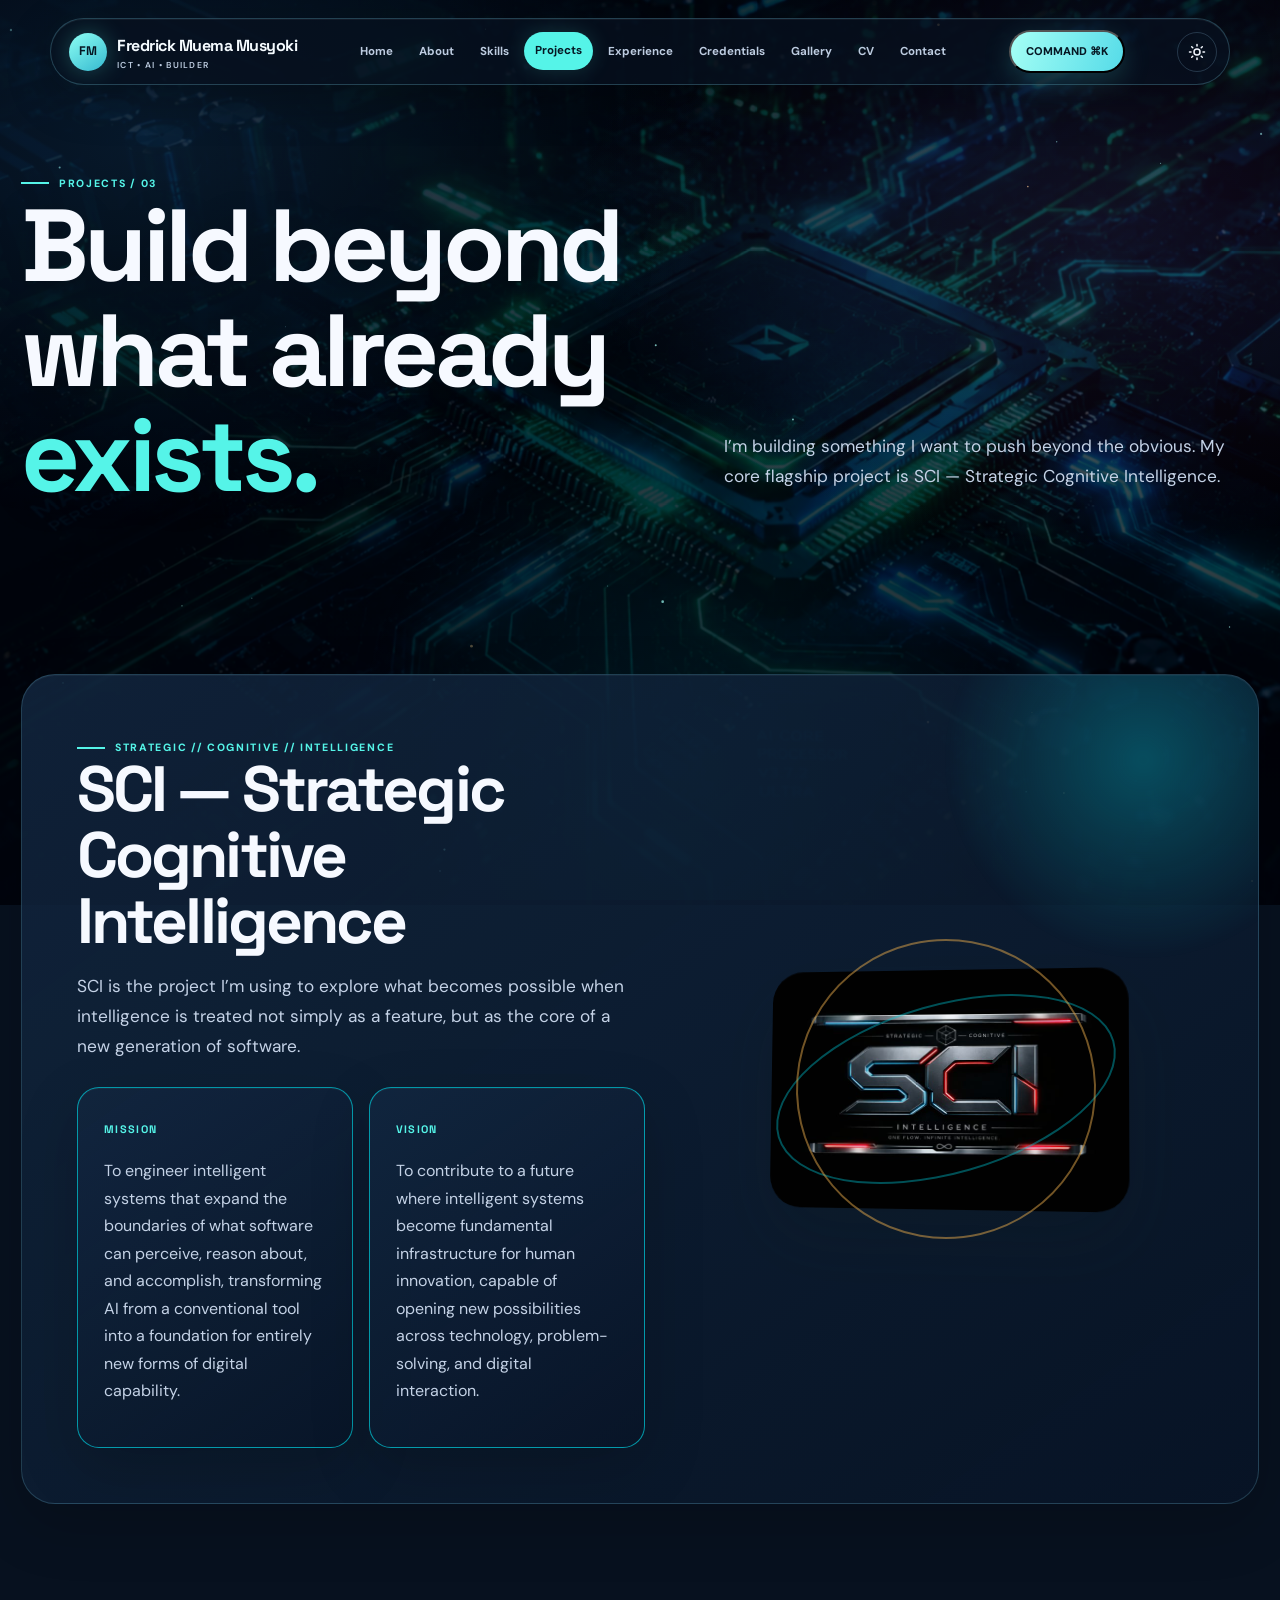
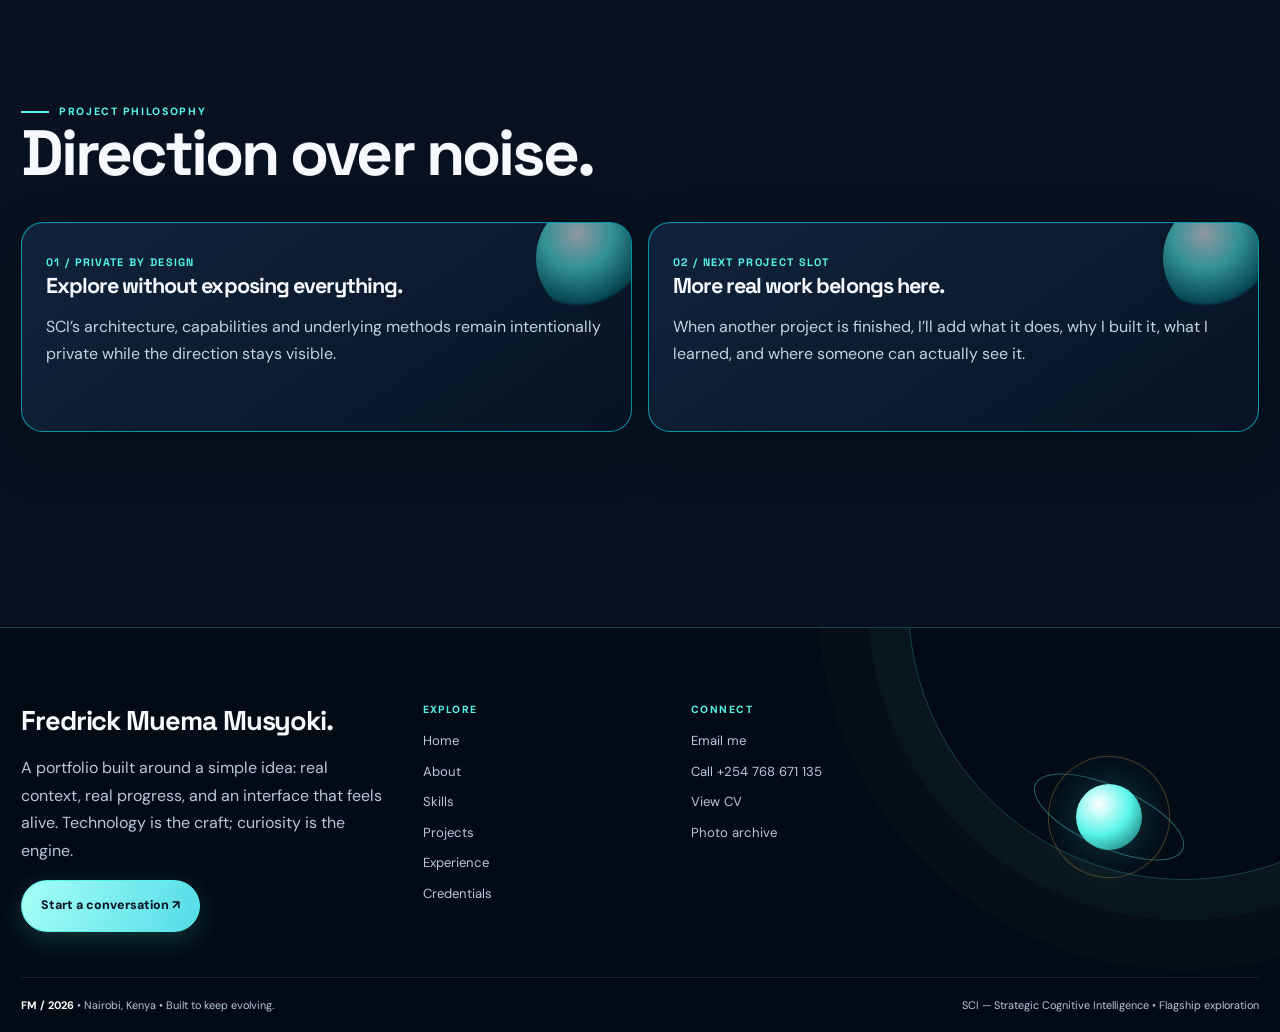
<file: projects.html>
<!doctype html>
<html lang="en">
  <head>
    <meta charset="utf-8">
    <meta name="viewport" content="width=device-width,initial-scale=1">
    <title>Projects — Fredrick Muema Musyoki</title>
    <link rel="stylesheet" href="css/style.css"><link id="dark-theme" rel="stylesheet" href="css/redesign.css"><link rel="stylesheet" href="css/theme.css"><script src="js/theme-init.js"></script>
  </head>
  <body data-page="projects.html">
    <div class="page-bg bg-projects"></div>
    <div id="three-bg"></div>
    <div id="site-header"></div>
    <main>
      <div class="container page-head">
        <div class="reveal"><span class="kicker">PROJECTS / 03</span>
          <h1>Build beyond what already <span class="accent">exists.</span></h1>
        </div>
        <p class="lead reveal">I’m building something I want to push beyond the obvious. My core flagship project is SCI — Strategic Cognitive Intelligence.</p>
      </div>
      <section class="section">
        <div class="container sci reveal">
          <div class="sci-grid">
            <div><span class="kicker">STRATEGIC // COGNITIVE // INTELLIGENCE</span>
              <h2>SCI — Strategic Cognitive Intelligence</h2>
              <p class="lead">SCI is the project I’m using to explore what becomes possible when intelligence is treated not simply as a feature, but as the core of a new generation of software.</p>
              <div class="cards" style="margin-top:25px;grid-template-columns:1fr 1fr">
                <article class="card"><span class="card-num">MISSION</span>
                  <p>To engineer intelligent systems that expand the boundaries of what software can perceive, reason about, and accomplish, transforming AI from a conventional tool into a foundation for entirely new forms of digital capability.</p>
                </article>
                <article class="card"><span class="card-num">VISION</span>
                  <p>To contribute to a future where intelligent systems become fundamental infrastructure for human innovation, capable of opening new possibilities across technology, problem-solving, and digital interaction.</p>
                </article>
              </div>
            </div>
            <div class="sci-art"><img decoding="async" src="images/projects/sci-logo.jpeg" alt="SCI Strategic Cognitive Intelligence logo" style="width:min(80%,360px);border-radius:32px;box-shadow:0 30px 70px rgba(16,32,31,.2)">
              <div class="sci-ring"></div>
              <div class="sci-ring two"></div>
            </div>
          </div>
        </div>
      </section>
      <section class="section">
        <div class="container">
          <div style="margin-bottom:35px"><span class="kicker">PROJECT PHILOSOPHY</span>
            <h2>Direction over noise.</h2>
          </div>
          <div class="project-tiles">
            <article class="project-tile reveal">
              <div class="orb"></div><span class="card-num">01 / PRIVATE BY DESIGN</span>
              <h3>Explore without exposing everything.</h3>
              <p>SCI’s architecture, capabilities and underlying methods remain intentionally private while the direction stays visible.</p>
            </article>
            <article class="project-tile reveal">
              <div class="orb"></div><span class="card-num">02 / NEXT PROJECT SLOT</span>
              <h3>More real work belongs here.</h3>
              <p>When another project is finished, I’ll add what it does, why I built it, what I learned, and where someone can actually see it.</p>
            </article>
          </div>
        </div>
      </section>
    </main>
    <div id="site-footer"></div>
    <script src="js/main.js" defer></script><script src="js/scene.js" defer></script><script src="js/stars.js" defer></script><script src="js/theme.js" defer></script>
  </body>
</html>
</file>
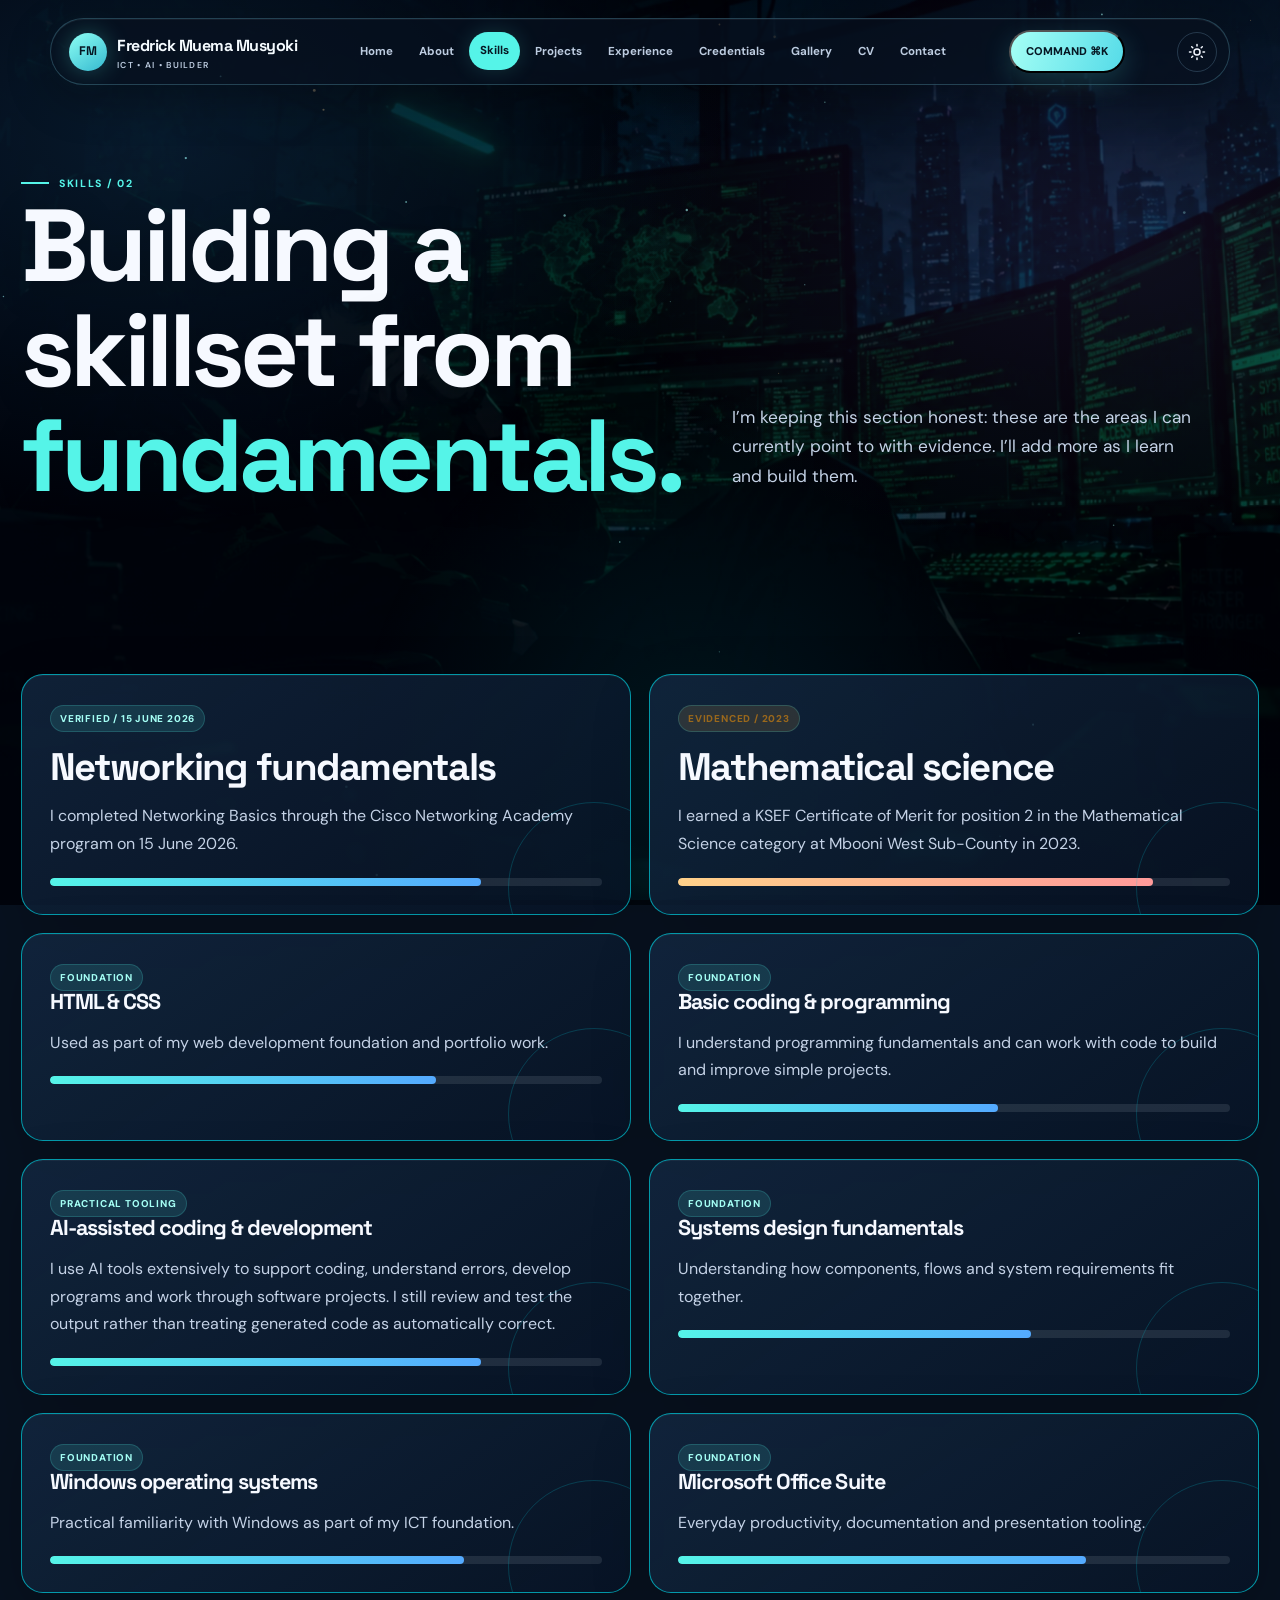
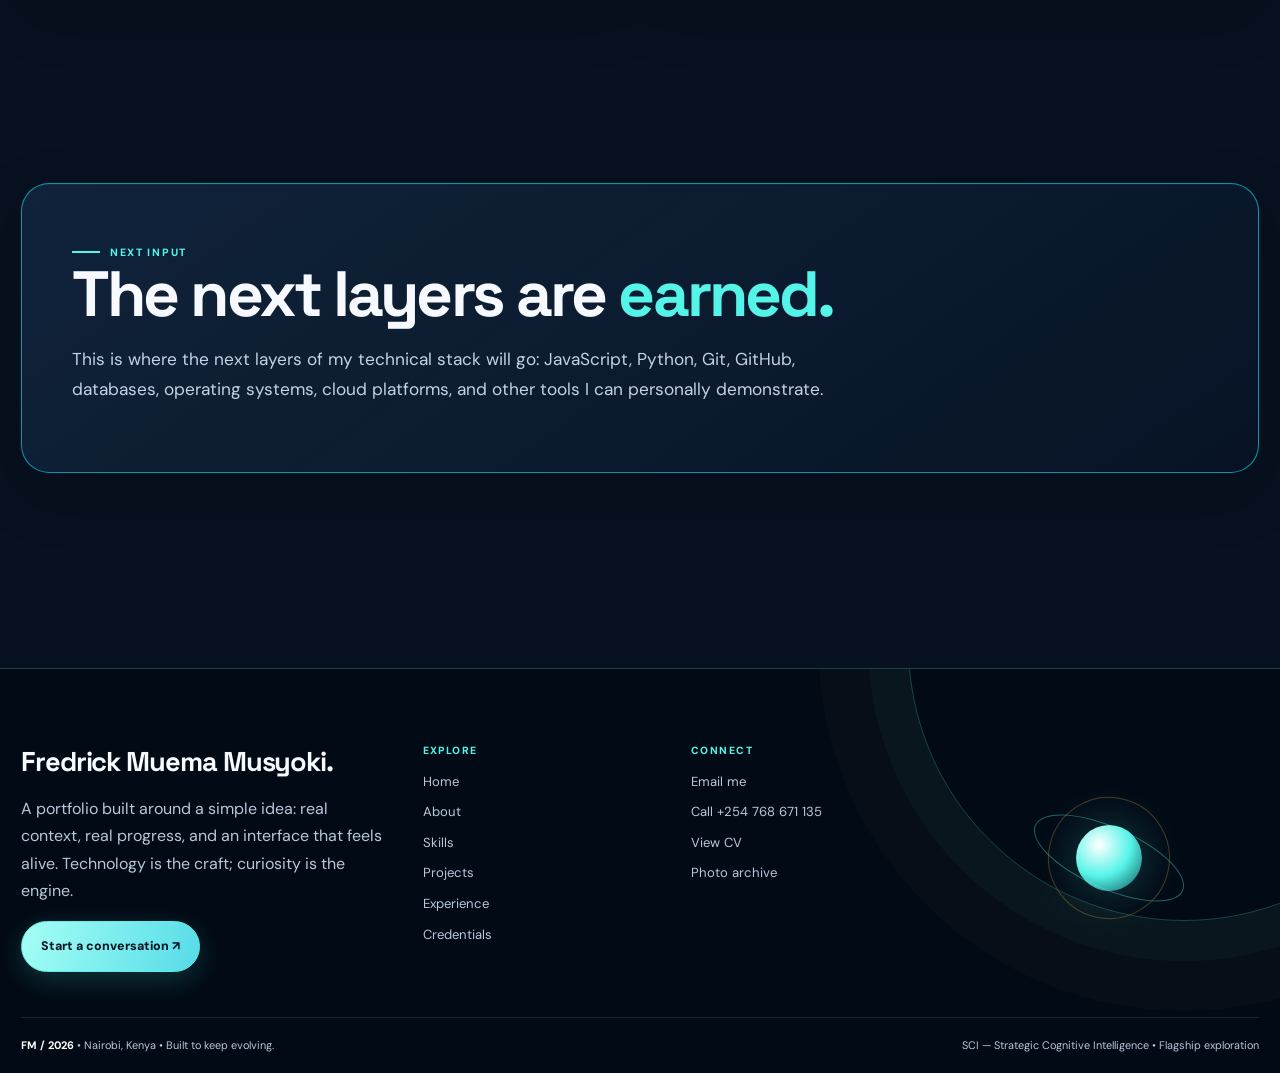
<file: skills.html>
<!doctype html>
<html lang="en">
  <head>
    <meta charset="utf-8">
    <meta name="viewport" content="width=device-width,initial-scale=1">
    <title>Skills — Fredrick Muema Musyoki</title>
    <link rel="stylesheet" href="css/style.css"><link id="dark-theme" rel="stylesheet" href="css/redesign.css"><link rel="stylesheet" href="css/theme.css"><script src="js/theme-init.js"></script>
  </head>
  <body data-page="skills.html">
    <div class="page-bg bg-skills"></div>
    <div id="three-bg"></div>
    <div id="site-header"></div>
    <main>
      <div class="container page-head">
        <div class="reveal"><span class="kicker">SKILLS / 02</span>
          <h1>Building a skillset from <span class="accent">fundamentals.</span></h1>
        </div>
        <p class="lead reveal">I’m keeping this section honest: these are the areas I can currently point to with evidence. I’ll add more as I learn and build them.</p>
      </div>
      <section class="section">
        <div class="container skill-map">
          <article class="skill reveal"><span class="badge">VERIFIED / 15 JUNE 2026</span>
            <h2 style="font-size:2.4rem;margin-top:15px">Networking fundamentals</h2>
            <p>I completed Networking Basics through the Cisco Networking Academy program on 15 June 2026.</p>
            <div class="meter"><span style="width:78%"></span></div>
          </article>
          <article class="skill reveal"><span class="badge" style="background:rgba(228,168,75,.14);color:#9a681c">EVIDENCED / 2023</span>
            <h2 style="font-size:2.4rem;margin-top:15px">Mathematical science</h2>
            <p>I earned a KSEF Certificate of Merit for position 2 in the Mathematical Science category at Mbooni West Sub-County in 2023.</p>
            <div class="meter"><span style="width:86%;background:linear-gradient(90deg,var(--gold),var(--coral))"></span></div>
          </article>
          <article class="skill reveal"><span class="badge">FOUNDATION</span>
            <h3>HTML & CSS</h3>
            <p>Used as part of my web development foundation and portfolio work.</p>
            <div class="meter"><span style="width:70%"></span></div>
          </article>
          <article class="skill reveal"><span class="badge">FOUNDATION</span>
            <h3>Basic coding & programming</h3>
            <p>I understand programming fundamentals and can work with code to build and improve simple projects.</p>
            <div class="meter"><span style="width:58%"></span></div>
          </article>
          <article class="skill reveal"><span class="badge">PRACTICAL TOOLING</span>
            <h3>AI-assisted coding & development</h3>
            <p>I use AI tools extensively to support coding, understand errors, develop programs and work through software projects. I still review and test the output rather than treating generated code as automatically correct.</p>
            <div class="meter"><span style="width:78%"></span></div>
          </article>
          <article class="skill reveal"><span class="badge">FOUNDATION</span>
            <h3>Systems design fundamentals</h3>
            <p>Understanding how components, flows and system requirements fit together.</p>
            <div class="meter"><span style="width:64%"></span></div>
          </article>
          <article class="skill reveal"><span class="badge">FOUNDATION</span>
            <h3>Windows operating systems</h3>
            <p>Practical familiarity with Windows as part of my ICT foundation.</p>
            <div class="meter"><span style="width:75%"></span></div>
          </article>
          <article class="skill reveal"><span class="badge">FOUNDATION</span>
            <h3>Microsoft Office Suite</h3>
            <p>Everyday productivity, documentation and presentation tooling.</p>
            <div class="meter"><span style="width:74%"></span></div>
          </article>
        </div>
      </section>
      <section class="section">
        <div class="container surface" style="padding:50px"><span class="kicker">NEXT INPUT</span>
          <h2>The next layers are <span class="accent">earned.</span></h2>
          <p class="lead">This is where the next layers of my technical stack will go: JavaScript, Python, Git, GitHub, databases, operating systems, cloud platforms, and other tools I can personally demonstrate.</p>
        </div>
      </section>
    </main>
    <div id="site-footer"></div>
    <script src="js/main.js" defer></script><script src="js/scene.js" defer></script><script src="js/stars.js" defer></script><script src="js/theme.js" defer></script>
  </body>
</html>
</file>
<file: css/style.css>
@import url('https://fonts.googleapis.com/css2?family=DM+Sans:wght@400;500;600;700&family=Space+Grotesk:wght@400;500;600;700&display=swap');
:root {
  --ink: #10201f;
  --ink2: #173331;
  --paper: #f5f0e5;
  --cream: #fffaf0;
  --cyan: #00c9d8;
  --cyan2: #55f4e8;
  --teal: #087f83;
  --gold: #e4a84b;
  --coral: #ef765c;
  --white: #fff;
  --muted: #5b6a68;
  --line: rgba(16,32,31,.14);
  --glass: rgba(255,250,240,.78);
  --shadow: 0 28px 80px rgba(16,32,31,.18);
  --radius: 28px;
  --max: 1240px;
}
* {
  box-sizing: border-box;
}
html {
  scroll-behavior: smooth;
}
body {
  margin: 0;
  color: var(--ink);
  font-family: 'DM Sans',sans-serif;
  line-height: 1.7;
  background: var(--paper);
  overflow-x: hidden;
}
body:before {
  content: "";
  position: fixed;
  inset: 0;
  pointer-events: none;
  z-index: 60;
  background: radial-gradient(circle at 20% 15%,rgba(85,244,232,.12),transparent 24%),radial-gradient(circle at 85% 75%,rgba(228,168,75,.12),transparent 25%);
}
a {
  color: inherit;
  text-decoration: none;
}
img {
  max-width: 100%;
  display: block;
}
button,input,textarea {
  font: inherit;
}
button {
  cursor: pointer;
  color: inherit;
}
.skip-link {
  position: fixed;
  left: 18px;
  top: -100px;
  z-index: 1000;
  padding: 12px 16px;
  background: var(--ink);
  color: #fff;
}
.skip-link:focus {
  top: 18px;
}
.site-header {
  position: fixed;
  top: 18px;
  left: 50%;
  transform: translateX(-50%);
  width: min(calc(100% - 34px),1180px);
  z-index: 50;
  display: flex;
  align-items: center;
  justify-content: space-between;
  gap: 18px;
  padding: 11px 12px 11px 18px;
  background: rgba(255,250,240,.82);
  backdrop-filter: blur(20px);
  border: 1px solid rgba(255,255,255,.72);
  border-radius: 999px;
  box-shadow: 0 16px 45px rgba(16,32,31,.13);
}
.brand {
  display: flex;
  align-items: center;
  gap: 10px;
  font-family: 'Space Grotesk';
  font-weight: 700;
  letter-spacing: -.03em;
}
.brand-mark {
  width: 38px;
  height: 38px;
  border-radius: 50%;
  display: grid;
  place-items: center;
  background: linear-gradient(145deg,var(--cyan),var(--teal));
  color: #fff;
  box-shadow: 0 8px 25px rgba(0,201,216,.3);
  font-size: .78rem;
}
.brand small {
  display: block;
  font: 600 .54rem 'DM Sans';
  letter-spacing: .15em;
  color: var(--muted);
  text-transform: uppercase;
}
.nav {
  display: flex;
  align-items: center;
  gap: 4px;
}
.nav a {
  padding: 9px 11px;
  border-radius: 999px;
  font-size: .72rem;
  font-weight: 700;
  color: #3b4a48;
  transition: .25s;
}
.nav a:hover,.nav a.active {
  background: var(--ink);
  color: #fff;
  transform: translateY(-1px);
}
.header-cta {
  padding: 10px 15px;
  border-radius: 999px;
  background: var(--cyan);
  color: #062b2d;
  font-size: .7rem;
  font-weight: 800;
  box-shadow: 0 8px 22px rgba(0,201,216,.24);
}
main {
  position: relative;
  z-index: 1;
}
.page-bg {
  position: fixed;
  inset: 0;
  z-index: -4;
  background-size: cover;
  background-position: center;
  transform: scale(1.01);
  filter: saturate(1.16) contrast(1.08) brightness(.99);
  transition: transform 8s ease;
}
.page-bg:after {
  content: "";
  position: absolute;
  inset: 0;
  background: linear-gradient(90deg,rgba(255,250,240,.50),rgba(255,250,240,.24) 45%,rgba(255,250,240,.10)),linear-gradient(0deg,rgba(245,240,229,.42),transparent 55%,rgba(16,32,31,.03));
}
.bg-home {
  background-image: url('../assets/backgrounds/home.webp');
}
.bg-about {
  background-image: url('../assets/backgrounds/about.webp');
}
.bg-skills {
  background-image: url('../assets/backgrounds/skills.webp');
}
.bg-experience {
  background-image: url('../assets/backgrounds/experience.webp');
}
.bg-certificates {
  background-image: url('../assets/backgrounds/certificates.webp');
}
.bg-gallery {
  background-image: url('../assets/backgrounds/gallery.webp');
}
.bg-contact {
  background-image: url('../assets/backgrounds/contact.webp');
}
.bg-cv {
  background: linear-gradient(135deg,#dcefe9,#f5f0e5 55%,#e6d9c3);
}
.bg-projects {
 background-image: url('../assets/backgrounds/projects.webp');
  background-color: #cfeeea;
}
.bg-projects:after {
  background: linear-gradient(90deg,rgba(245,240,229,.48),rgba(245,240,229,.22) 45%,rgba(245,240,229,.10)),linear-gradient(0deg,rgba(245,240,229,.40),transparent 55%,rgba(16,32,31,.03));
}
.container {
  width: min(var(--max),calc(100% - 42px));
  margin: auto;
}
.page-head {
  padding: 170px 0 70px;
  display: grid;
  grid-template-columns: 1.1fr .9fr;
  gap: 50px;
  align-items: end;
}
.kicker {
  display: inline-flex;
  align-items: center;
  gap: 10px;
  text-transform: uppercase;
  letter-spacing: .16em;
  font: 800 .66rem 'DM Sans';
  color: var(--teal);
}
.kicker:before {
  content: "";
  width: 28px;
  height: 2px;
  background: var(--cyan);
}
h1,h2,h3,h4 {
  font-family: 'Space Grotesk';
  line-height: 1.03;
  letter-spacing: -.045em;
  margin: 0;
}
h1 {
  font-size: clamp(3.5rem,8vw,7.8rem);
  max-width: 900px;
}
h2 {
  font-size: clamp(2.4rem,5vw,5rem);
}
h3 {
  font-size: 1.35rem;
}
.lead {
  font-size: 1.08rem;
  max-width: 760px;
  color: #40504d;
}
.accent {
  color: var(--teal);
}
.accent2 {
  color: var(--gold);
}
.serif {
  font-family: Georgia,serif;
  font-style: italic;
}
.actions {
  display: flex;
  flex-wrap: wrap;
  gap: 12px;
  margin-top: 28px;
}
.btn {
  display: inline-flex;
  align-items: center;
  gap: 9px;
  padding: 14px 19px;
  border-radius: 14px;
  font-weight: 800;
  font-size: .78rem;
  transition: .25s;
  border: 1px solid var(--ink);
}
.btn-primary {
  background: var(--ink);
  color: #fff;
  box-shadow: 0 16px 35px rgba(16,32,31,.2);
}
.btn-cyan {
  background: var(--cyan);
  border-color: var(--cyan);
  color: #052c2e;
  box-shadow: 0 14px 30px rgba(0,201,216,.24);
}
.btn-soft {
  background: rgba(255,250,240,.66);
  border-color: rgba(255,255,255,.8);
  backdrop-filter: blur(10px);
}
.btn:hover {
  transform: translateY(-3px);
}
.hero {
  min-height: 100vh;
  display: grid;
  grid-template-columns: 1fr 1.08fr;
  gap: 25px;
  align-items: center;
  padding: 140px 0 70px;
}
.hero h1 {
  font-size: clamp(4rem,7.8vw,8.4rem);
}
.hero-copy {
  position: relative;
  z-index: 5;
}
.hero-copy .lead {
  font-size: 1.12rem;
  max-width: 650px;
}
.hero-orbit-stage {
  position: relative;
  min-height: 700px;
  display: grid;
  place-items: center;
  perspective: 1200px;
}
.portrait-wrap {
  position: relative;
  width: min(72vw,500px);
  aspect-ratio: 4/5;
  transform-style: preserve-3d;
  transition: transform .2s ease;
}
.portrait-wrap:before {
  content: "";
  position: absolute;
  inset: -20px;
  border: 1px solid rgba(0,201,216,.55);
  border-radius: 48% 52% 46% 54%;
  transform: rotate(-12deg);
  box-shadow: 0 0 55px rgba(0,201,216,.18);
}
.portrait-wrap:after {
  content: "";
  position: absolute;
  inset: 8% -8% -5% 8%;
  border: 1px solid rgba(228,168,75,.55);
  border-radius: 45%;
  transform: rotate(24deg);
  animation: spin 16s linear infinite;
}
.portrait {
  position: absolute;
  inset: 7%;
  overflow: hidden;
  border-radius: 45% 45% 30% 30%;
  background: var(--cream);
  box-shadow: 0 35px 80px rgba(16,32,31,.22);
  border: 8px solid rgba(255,250,240,.82);
  transform: translateZ(50px);
}
.portrait img {
  width: 100%;
  height: 100%;
  object-fit: cover;
  object-position: center;
}
.orbit-node {
  position: absolute;
  width: 105px;
  height: 105px;
  border-radius: 50%;
  display: grid;
  place-items: center;
  background: rgba(255,250,240,.8);
  backdrop-filter: blur(12px);
  border: 1px solid rgba(255,255,255,.8);
  box-shadow: var(--shadow);
  font: 800 .63rem 'DM Sans';
  text-transform: uppercase;
  letter-spacing: .08em;
  text-align: center;
  z-index: 4;
}
.node-a {
  top: 7%;
  right: 4%;
  color: var(--teal);
  animation: float 5s ease-in-out infinite;
}
.node-b {
  bottom: 14%;
  left: 0;
  color: #a36719;
  animation: float 6s ease-in-out infinite reverse;
}
.node-c {
  bottom: 3%;
  right: 12%;
  color: var(--coral);
  animation: float 4.7s ease-in-out infinite;
}
.hero-tag {
  position: absolute;
  left: 2%;
  top: 30%;
  padding: 12px 14px;
  background: var(--ink);
  color: #fff;
  border-radius: 12px;
  font-size: .62rem;
  font-weight: 800;
  letter-spacing: .12em;
  transform: rotate(-6deg);
  box-shadow: 0 18px 40px rgba(16,32,31,.2);
}
.hero-stats {
  display: grid;
  grid-template-columns: repeat(3,1fr);
  gap: 10px;
  margin-top: 32px;
  max-width: 650px;
}
.stat {
  padding: 15px;
  border-top: 2px solid var(--cyan);
  background: rgba(255,250,240,.58);
  backdrop-filter: blur(10px);
}
.stat strong {
  display: block;
  font: 800 1.3rem 'Space Grotesk';
}
.stat span {
  font-size: .67rem;
  color: var(--muted);
}
.section {
  padding: 95px 0;
}
.surface,.card,.skill,.project-tile,.cert-card,.cv-paper {
  border-color: rgba(0,201,216,.72) !important;
}
.photo-card,.contact-card {
  border: 1px solid rgba(0,201,216,.72);
}
.surface {
  background: rgba(255,250,240,.72);
  backdrop-filter: blur(18px);
  border: 1px solid rgba(255,255,255,.72);
  box-shadow: var(--shadow);
  border-radius: var(--radius);
}
.split {
  display: grid;
  grid-template-columns: .8fr 1.2fr;
  gap: 45px;
  align-items: center;
}
.photo-card {
  position: relative;
  overflow: hidden;
  border-radius: var(--radius);
  box-shadow: var(--shadow);
  min-height: 520px;
}
.photo-card img {
  width: 100%;
  height: 100%;
  object-fit: cover;
}
.photo-card .label {
  position: absolute;
  left: 18px;
  bottom: 18px;
  padding: 10px 13px;
  border-radius: 12px;
  background: rgba(255,250,240,.85);
  backdrop-filter: blur(12px);
  font: 800 .62rem 'DM Sans';
  letter-spacing: .12em;
}
.cards {
  display: grid;
  grid-template-columns: repeat(3,1fr);
  gap: 16px;
}
.card {
  padding: 26px;
  border-radius: 22px;
  background: rgba(255,250,240,.72);
  backdrop-filter: blur(16px);
  border: 1px solid rgba(255,255,255,.75);
  box-shadow: 0 18px 50px rgba(16,32,31,.12);
  transition: .3s;
}
.card:hover {
  transform: translateY(-7px) rotateX(2deg);
  box-shadow: 0 28px 70px rgba(16,32,31,.17);
}
.card-num {
  font: 800 .68rem 'Space Grotesk';
  color: var(--teal);
  letter-spacing: .12em;
}
.card p {
  color: #53615f;
}
.quote {
  font: 600 clamp(1.8rem,4vw,3.5rem) 'Space Grotesk';
  max-width: 950px;
}
.quote em {
  color: var(--teal);
}
.timeline {
  display: grid;
  gap: 16px;
}
.timeline-item {
  display: grid;
  grid-template-columns: 150px 1fr;
  gap: 25px;
  padding: 26px 0;
  border-top: 1px solid var(--line);
}
.timeline-item:first-child {
  border-top: 0;
}
.timeline-date {
  font: 800 .7rem 'DM Sans';
  letter-spacing: .12em;
  text-transform: uppercase;
  color: var(--teal);
}
.timeline-item p {
  max-width: 760px;
  color: #53615f;
}
.badge {
  display: inline-block;
  padding: 6px 9px;
  border-radius: 999px;
  background: rgba(0,201,216,.12);
  color: var(--teal);
  font: 800 .62rem 'DM Sans';
  letter-spacing: .08em;
}
.skill-map {
  display: grid;
  grid-template-columns: repeat(2,1fr);
  gap: 18px;
}
.skill {
  padding: 28px;
  border-radius: 24px;
  background: rgba(255,250,240,.75);
  backdrop-filter: blur(14px);
  border: 1px solid rgba(255,255,255,.75);
  box-shadow: var(--shadow);
  position: relative;
  overflow: hidden;
}
.skill:after {
  content: "";
  position: absolute;
  right: -50px;
  bottom: -60px;
  width: 170px;
  height: 170px;
  border-radius: 50%;
  border: 1px solid rgba(0,201,216,.22);
}
.meter {
  height: 8px;
  background: rgba(16,32,31,.1);
  border-radius: 99px;
  overflow: hidden;
  margin-top: 20px;
}
.meter span {
  display: block;
  height: 100%;
  width: 72%;
  background: linear-gradient(90deg,var(--cyan),var(--teal));
  border-radius: inherit;
}
.sci {
  position: relative;
  overflow: hidden;
  background: linear-gradient(135deg,rgba(255,250,240,.86),rgba(222,246,240,.8));
  border: 1px solid rgba(0,201,216,.25);
  border-radius: 34px;
  padding: 55px;
  box-shadow: var(--shadow);
}
.sci:before {
  content: "";
  position: absolute;
  width: 430px;
  height: 430px;
  border-radius: 50%;
  right: -100px;
  top: -130px;
  background: radial-gradient(circle,rgba(0,201,216,.3),transparent 65%);
  filter: blur(4px);
}
.sci-grid {
  display: grid;
  grid-template-columns: 1.05fr .95fr;
  gap: 45px;
  align-items: center;
}
.sci-art {
  min-height: 430px;
  display: grid;
  place-items: center;
  position: relative;
}
.sci-core {
  width: 210px;
  height: 210px;
  border-radius: 34px;
  transform: rotate(25deg) skew(-8deg);
  background: linear-gradient(145deg,#e9fffb,#59e6e0 42%,#0a8f95);
  box-shadow: 0 0 0 18px rgba(0,201,216,.08),0 0 70px rgba(0,201,216,.42);
  animation: coreFloat 4.5s ease-in-out infinite;
}
.sci-ring {
  position: absolute;
  border: 2px solid rgba(0,201,216,.4);
  border-radius: 50%;
  width: 350px;
  height: 170px;
  transform: rotate(-16deg);
  animation: spin 11s linear infinite;
}
.sci-ring.two {
  width: 300px;
  height: 300px;
  transform: rotate(55deg);
  border-color: rgba(228,168,75,.5);
  animation-duration: 16s;
  animation-direction: reverse;
}
.project-tiles {
  display: grid;
  grid-template-columns: repeat(2,1fr);
  gap: 16px;
}
.project-tile {
  min-height: 210px;
  padding: 24px;
  border-radius: 24px;
  position: relative;
  overflow: hidden;
  background: rgba(255,250,240,.74);
  backdrop-filter: blur(15px);
  border: 1px solid rgba(255,255,255,.75);
  box-shadow: var(--shadow);
}
.project-tile .orb {
  position: absolute;
  width: 120px;
  height: 120px;
  border-radius: 50%;
  right: -25px;
  top: -25px;
  background: radial-gradient(circle at 35% 30%,#fff,var(--cyan),#056d72 60%,transparent 63%);
  opacity: .55;
}
.project-tile h3 {
  position: relative;
  z-index: 2;
}
.project-tile p {
  position: relative;
  z-index: 2;
  color: #52605f;
}
.gallery-grid {
  columns: 3 260px;
  column-gap: 16px;
}
.gallery-item {
  break-inside: avoid;
  margin: 0 0 16px;
  position: relative;
  border-radius: 22px;
  overflow: hidden;
  box-shadow: 0 18px 50px rgba(16,32,31,.16);
  cursor: pointer;
  background: #ddd;
}
.gallery-item img {
  width: 100%;
  transition: transform .5s;
}
.gallery-item:hover img {
  transform: scale(1.05);
}
.gallery-item figcaption {
  position: absolute;
  left: 12px;
  right: 12px;
  bottom: 12px;
  padding: 10px 12px;
  background: rgba(255,250,240,.82);
  backdrop-filter: blur(10px);
  border-radius: 12px;
  font: 800 .62rem 'DM Sans';
  letter-spacing: .08em;
}
.cert-grid {
  display: grid;
  grid-template-columns: repeat(2,1fr);
  gap: 22px;
}
.cert-card {
  padding: 20px;
  background: rgba(255,250,240,.78);
  backdrop-filter: blur(16px);
  border-radius: 26px;
  border: 1px solid rgba(255,255,255,.75);
  box-shadow: var(--shadow);
}
.cert-card img {
  width: 100%;
  border-radius: 16px;
  aspect-ratio: 1.5;
  object-fit: cover;
  object-position: top;
}
.cert-card .cert-info {
  padding: 18px 5px 4px;
}
.cv-paper {
  padding: 48px;
  max-width: 1120px;
  margin: auto;
  background: rgba(255,250,240,.9);
  border: 1px solid rgba(255,255,255,.85);
  border-radius: 28px;
  box-shadow: var(--shadow);
}
.cv-head {
  display: flex;
  justify-content: space-between;
  gap: 30px;
  padding-bottom: 25px;
  border-bottom: 2px solid var(--ink);
}
.cv-head h2 {
  font-size: 3.2rem;
}
.cv-contact {
  text-align: right;
  font-size: .8rem;
}
.cv-grid {
  display: grid;
  grid-template-columns: 1.6fr .8fr;
  gap: 35px;
  margin-top: 30px;
}
.cv-sec {
  padding-bottom: 25px;
  margin-bottom: 25px;
  border-bottom: 1px solid var(--line);
}
.cv-sec h3 {
  font-size: 1rem;
  margin-bottom: 12px;
}
.cv-sec p,.cv-sec li {
  color: #4d5b59;
}
.tags {
  display: flex;
  flex-wrap: wrap;
  gap: 8px;
}
.tags span {
  padding: 7px 10px;
  border-radius: 999px;
  background: #e5f7f3;
  color: var(--teal);
  font-size: .72rem;
  font-weight: 700;
}
.contact-grid {
  display: grid;
  grid-template-columns: .8fr 1.2fr;
  gap: 22px;
}
.contact-card {
  padding: 32px;
}
.contact-list {
  display: grid;
  gap: 12px;
  margin-top: 22px;
}
.contact-row {
  padding: 18px;
  border-radius: 18px;
  background: rgba(255,250,240,.72);
  border: 1px solid rgba(255,255,255,.8);
}
.contact-row small {
  display: block;
  color: var(--muted);
  font-size: .64rem;
  text-transform: uppercase;
  letter-spacing: .13em;
}
.contact-row strong {
  display: block;
  margin-top: 4px;
}
.form {
  display: grid;
  gap: 14px;
}
.form input,.form textarea {
  width: 100%;
  border: 1px solid var(--line);
  background: rgba(255,255,255,.68);
  border-radius: 14px;
  padding: 14px 15px;
  outline: none;
  color: var(--ink);
}
.form input:focus,.form textarea:focus {
  border-color: var(--cyan);
  box-shadow: 0 0 0 4px rgba(0,201,216,.1);
}
.form textarea {
  min-height: 190px;
  resize: vertical;
}
/* Consistent cyan frame across the existing page templates */
.surface,.card,.skill,.sci,.project-tile,.cert-card,.cv-paper,.contact-card,.photo-card,.gallery-item,.stat,.orbit-node {
  border: 1px solid rgba(0,201,216,.68);
}
.exclusive-footer {
  margin-top: 100px;
  background: #123f3c;
  color: #fff;
  position: relative;
  overflow: hidden;
}
.exclusive-footer:before {
  content: "";
  position: absolute;
  width: 550px;
  height: 550px;
  border-radius: 50%;
  right: -180px;
  top: -300px;
  border: 1px solid rgba(85,244,232,.25);
  box-shadow: 0 0 0 40px rgba(85,244,232,.03),0 0 0 90px rgba(228,168,75,.025);
}
.footer-main {
  padding: 75px 0 45px;
  display: grid;
  grid-template-columns: 1.1fr .7fr .7fr .9fr;
  gap: 35px;
  position: relative;
}
.footer-brand {
  font: 700 1.7rem 'Space Grotesk';
  letter-spacing: -.04em;
}
.footer-lead {
  color: #a8b9b6;
  max-width: 400px;
}
.footer-title {
  font: 800 .65rem 'DM Sans';
  letter-spacing: .14em;
  color: var(--cyan2);
  text-transform: uppercase;
  margin-bottom: 14px;
}
.footer-links {
  display: grid;
  gap: 8px;
}
.footer-links a {
  color: #d7e2df;
  font-size: .82rem;
}
.footer-links a:hover {
  color: var(--cyan2);
}
.footer-orbit {
  display: grid;
  place-items: center;
  min-height: 130px;
  position: relative;
}
.footer-orbit .planet {
  width: 66px;
  height: 66px;
  border-radius: 50%;
  background: radial-gradient(circle at 35% 30%,#fff,var(--cyan),#0b4f54);
  box-shadow: 0 0 40px rgba(0,201,216,.4);
}
.footer-orbit:before,.footer-orbit:after {
  content: "";
  position: absolute;
  width: 160px;
  height: 60px;
  border: 1px solid rgba(85,244,232,.38);
  border-radius: 50%;
  transform: rotate(24deg);
}
.footer-orbit:after {
  width: 120px;
  height: 120px;
  border-color: rgba(228,168,75,.3);
  transform: rotate(58deg);
}
.footer-bottom {
  border-top: 1px solid rgba(255,255,255,.1);
  padding: 18px 0;
  display: flex;
  justify-content: space-between;
  gap: 15px;
  color: #94a7a3;
  font-size: .68rem;
}
.footer-bottom strong {
  color: #fff;
}
.command {
  position: fixed;
  inset: 0;
  background: rgba(16,32,31,.45);
  backdrop-filter: blur(12px);
  z-index: 100;
  display: none;
  align-items: flex-start;
  justify-content: center;
  padding-top: 13vh;
}
.command.open {
  display: flex;
}
.command-box {
  width: min(680px,calc(100% - 30px));
  background: var(--cream);
  border-radius: 24px;
  box-shadow: 0 40px 120px rgba(0,0,0,.35);
  overflow: hidden;
}
.command input {
  width: 100%;
  padding: 20px;
  border: 0;
  border-bottom: 1px solid var(--line);
  outline: 0;
  background: transparent;
  font-size: 1.1rem;
}
.command-list {
  padding: 10px;
}
.command-list a {
  display: block;
  padding: 13px 14px;
  border-radius: 12px;
  font-weight: 700;
}
.command-list a:hover {
  background: #e6f8f4;
}
.lightbox {
  position: fixed;
  inset: 0;
  z-index: 200;
  display: none;
  align-items: center;
  justify-content: center;
  padding: 30px;
  background: rgba(16,32,31,.75);
  backdrop-filter: blur(12px);
}
.lightbox.open {
  display: flex;
}
.lightbox img {
  max-width: min(92vw,1100px);
  max-height: 82vh;
  border-radius: 18px;
  box-shadow: 0 40px 100px #000;
}
.lightbox-close {
  position: fixed;
  top: 22px;
  right: 22px;
  width: 45px;
  height: 45px;
  border-radius: 50%;
  border: 0;
  background: #fff;
  color: var(--ink);
  font-size: 1.5rem;
}
.reveal {
  opacity: 0;
  transform: translateY(24px);
  transition: opacity .8s ease,transform .8s ease;
}
.reveal.visible {
  opacity: 1;
  transform: none;
}
.float {
  animation: float 5s ease-in-out infinite;
}
@keyframes float {
  0%,100% {
    transform: translateY(0);
  }
  50% {
    transform: translateY(-10px);
  }
}
@keyframes spin {
  to {
    transform: rotate(360deg);
  }
}
@keyframes coreFloat {
  0%,100% {
    transform: rotate(25deg) translateY(0);
  }
  50% {
    transform: rotate(31deg) translateY(-12px);
  }
}
#three-bg {
  position: fixed;
  inset: 0;
  z-index: -2;
  pointer-events: none;
}
.three-canvas {
  width: 100%;
  height: 100%;
  display: block;
  opacity: .75;
}
.scroll-line {
  position: fixed;
  left: 0;
  top: 0;
  height: 3px;
  background: var(--cyan);
  z-index: 80;
  width: 100%;
  transform: scaleX(0);
  transform-origin: left center;
  will-change: transform;
  box-shadow: 0 0 14px rgba(0,201,216,.7);
}
@media(max-width:980px) {
  .nav {
    display: none;
  }
  .hero,.page-head,.split,.sci-grid,.contact-grid {
    grid-template-columns: 1fr;
  }
  .hero-orbit-stage {
    min-height: 560px;
  }
  .cards {
    grid-template-columns: 1fr;
  }
  .skill-map,.cert-grid,.project-tiles {
    grid-template-columns: 1fr;
  }
  .cv-grid {
    grid-template-columns: 1fr;
  }
  .cv-contact {
    text-align: left;
  }
  .footer-main {
    grid-template-columns: 1fr 1fr;
  }
  .footer-orbit {
    display: none;
  }
}
@media(max-width:640px) {
  .site-header {
    top: 10px;
    width: calc(100% - 18px);
  }
  .brand small {
    display: none;
  }
  .header-cta {
    padding: 9px 11px;
  }
  .container {
    width: min(100% - 26px,var(--max));
  }
  .hero {
    padding-top: 125px;
  }
  .hero h1 {
    font-size: clamp(3.4rem,17vw,5.5rem);
  }
  .hero-orbit-stage {
    min-height: 470px;
  }
  .portrait-wrap {
    width: 84vw;
  }
  .orbit-node {
    width: 78px;
    height: 78px;
    font-size: .52rem;
  }
  .node-a {
    right: 0;
  }
  .node-b {
    left: -3%;
  }
  .hero-stats {
    grid-template-columns: 1fr;
  }
  .section {
    padding: 70px 0;
  }
  .sci {
    padding: 28px;
  }
  .sci-art {
    min-height: 340px;
  }
  .sci-core {
    width: 145px;
    height: 145px;
  }
  .sci-ring {
    width: 260px;
  }
  .timeline-item {
    grid-template-columns: 1fr;
    gap: 6px;
  }
  .cv-paper {
    padding: 25px;
  }
  .cv-head {
    display: block;
  }
  .footer-main {
    grid-template-columns: 1fr;
  }
  .footer-bottom {
    display: block;
  }
  .footer-bottom span {
    display: block;
    margin-top: 6px;
  }
  .page-head {
    padding-top: 135px;
  }
  .page-head h1 {
    font-size: clamp(3.4rem,15vw,5rem);
  }
}
@media(prefers-reduced-motion:reduce) {
  *,*:before,*:after {
    scroll-behavior: auto !important;
    animation: none !important;
    transition: none !important;
  }
  .reveal {
    opacity: 1;
    transform: none;
  }
}
.cert-link {
  display: block;
  color: inherit;
  text-decoration: none;
  cursor: pointer;
}
.cert-link:focus-visible {
  outline: 2px solid var(--cyan);
  outline-offset: 4px;
}
/* Mobile navigation: keeps the existing desktop command palette untouched. */
.mobile-menu-toggle,.mobile-sidebar,.mobile-sidebar-backdrop {
  display: none;
}
@media (max-width: 980px) {
  .desktop-command {
    display: none;
  }
  .mobile-menu-toggle {
    display: grid;
    place-content: center;
    gap: 4px;
    width: 42px;
    height: 42px;
    padding: 0;
    border: 1px solid rgba(0,201,216,.35);
    border-radius: 50%;
    background: var(--cyan);
    box-shadow: 0 8px 22px rgba(0,201,216,.24);
  }
  .mobile-menu-toggle span {
    display: block;
    width: 18px;
    height: 2px;
    border-radius: 99px;
    background: #062b2d;
  }
  .mobile-sidebar {
    position: fixed;
    display: block;
    top: 0;
    right: 0;
    bottom: 0;
    width: min(320px,86vw);
    padding: 92px 18px 24px;
    background: rgba(255,250,240,.97);
    backdrop-filter: blur(18px);
    border-left: 1px solid rgba(0,201,216,.5);
    box-shadow: -22px 0 70px rgba(16,32,31,.22);
    z-index: 120;
    transform: translateX(102%);
    transition: transform .24s ease;
    overflow-y: auto;
    -webkit-overflow-scrolling: touch;
  }
  .mobile-sidebar.open {
    transform: translateX(0);
  }
  .mobile-sidebar-head {
    display: flex;
    align-items: center;
    justify-content: space-between;
    margin-bottom: 18px;
    padding: 0 4px;
    color: var(--ink);
  }
  .mobile-sidebar-head strong {
    font: 700 1rem 'Space Grotesk';
    letter-spacing: -.02em;
  }
  .mobile-sidebar-close {
    width: 38px;
    height: 38px;
    border: 0;
    border-radius: 50%;
    background: rgba(0,201,216,.12);
    color: var(--ink);
    font-size: 1.5rem;
    line-height: 1;
  }
  .mobile-sidebar nav {
    display: grid;
    gap: 8px;
  }
  .mobile-sidebar nav a {
    display: flex;
    align-items: center;
    justify-content: space-between;
    padding: 14px 15px;
    border: 1px solid rgba(16,32,31,.1);
    border-radius: 14px;
    background: rgba(255,255,255,.45);
    font-weight: 700;
  }
  .mobile-sidebar nav a.active {
    background: var(--ink);
    color: #fff;
    border-color: var(--ink);
  }
  .mobile-sidebar nav a span {
    font-size: .9rem;
    opacity: .7;
  }
  .mobile-sidebar-backdrop {
    position: fixed;
    inset: 0;
    display: block;
    background: rgba(16,32,31,.2);
    backdrop-filter: blur(3px);
    z-index: 110;
    opacity: 0;
    pointer-events: none;
    transition: opacity .2s ease;
  }
  .mobile-sidebar.open + .mobile-sidebar-backdrop {
    opacity: 1;
    pointer-events: auto;
  }
  body.mobile-menu-open {
    overflow: hidden;
  }
}
@media (max-width: 640px) {
  body[data-page="index.html"] .site-header {
    width: calc(100% - 18px);
  }
  body[data-page="index.html"] .hero {
    grid-template-columns: 1fr;
    gap: 8px;
    min-height: auto;
    padding: 118px 0 52px;
  }
  body[data-page="index.html"] .hero-copy {
    width: 100%;
  }
  body[data-page="index.html"] .hero h1 {
    font-size: clamp(2.9rem,13.5vw,4.4rem);
    line-height: .98;
    max-width: 100%;
  }
  body[data-page="index.html"] .hero-copy .lead {
    font-size: .98rem;
    line-height: 1.6;
  }
  body[data-page="index.html"] .actions {
    gap: 9px;
    margin-top: 22px;
  }
  body[data-page="index.html"] .btn {
    padding: 12px 15px;
  }
  body[data-page="index.html"] .hero-orbit-stage {
    min-height: 360px;
    margin-top: 4px;
    overflow: hidden;
  }
  body[data-page="index.html"] .portrait-wrap {
    width: min(78vw,330px);
  }
  body[data-page="index.html"] .orbit-node {
    width: 70px;
    height: 70px;
    font-size: .49rem;
  }
  body[data-page="index.html"] .node-a {
    top: 8%;
    right: 1%;
  }
  body[data-page="index.html"] .node-b {
    bottom: 14%;
    left: 1%;
  }
  body[data-page="index.html"] .node-c {
    bottom: 1%;
    right: 6%;
  }
  body[data-page="index.html"] .hero-tag {
    left: 2%;
    top: 29%;
    padding: 9px 10px;
    font-size: .54rem;
  }
  body[data-page="index.html"] .hero-stats {
    gap: 8px;
    margin-top: 24px;
  }
  body[data-page="index.html"] .stat {
    padding: 12px;
  }
  body[data-page="index.html"] .section {
    padding: 58px 0;
  }
  body[data-page="index.html"] .surface {
    padding: 28px !important;
  }
  body[data-page="index.html"] .sci {
    padding: 24px;
  }
  body[data-page="index.html"] .sci-art {
    min-height: 260px;
  }
  body[data-page="index.html"] .sci-core {
    width: 125px;
    height: 125px;
  }
  body[data-page="index.html"] .sci-ring {
    width: 220px;
  }
}
@media (max-width: 640px) {
  html {
    scroll-behavior: smooth;
  }
  #three-bg {
    display: none;
  }
  body[data-page="index.html"] .page-bg {
    background-attachment: scroll;
    transform: none;
    filter: saturate(1.08) contrast(1.03) brightness(.99);
  }
  body[data-page="index.html"] .portrait-wrap:after,
  body[data-page="index.html"] .orbit-node {
    animation: none;
  }
  body[data-page="index.html"] .reveal {
    transform: translateY(12px);
    transition-duration: .45s;
  }
}
/* CV-only phone sizing safeguards; other pages retain their existing styles. */
@media (max-width: 640px) {
  body[data-page="cv.html"] .page-head h1 {
    font-size: clamp(2.4rem, 10vw, 3.6rem);
    overflow-wrap: anywhere;
  }
  body[data-page="cv.html"] .cv-paper {
    padding: 18px;
    overflow-wrap: anywhere;
  }
  body[data-page="cv.html"] .cv-head,
  body[data-page="cv.html"] .cv-head > div,
  body[data-page="cv.html"] .cv-contact,
  body[data-page="cv.html"] .cv-grid,
  body[data-page="cv.html"] .cv-grid > div,
  body[data-page="cv.html"] .cv-grid > aside,
  body[data-page="cv.html"] .cv-sec {
    min-width: 0;
  }
  body[data-page="cv.html"] .cv-head h2 {
    font-size: clamp(1.55rem, 7.4vw, 2.2rem);
    line-height: 1.08;
    overflow-wrap: anywhere;
  }
  body[data-page="cv.html"] .cv-contact {
    font-size: .78rem;
    overflow-wrap: anywhere;
  }
  body[data-page="cv.html"] .cv-sec p,
  body[data-page="cv.html"] .cv-sec li,
  body[data-page="cv.html"] .cv-sec a {
    overflow-wrap: anywhere;
  }
}
@media (max-width: 380px) {
  body[data-page="cv.html"] .cv-paper {
    padding: 15px;
  }
  body[data-page="cv.html"] .cv-head h2 {
    font-size: clamp(1.45rem, 7.2vw, 1.8rem);
  }
  body[data-page="cv.html"] .cv-sec h3 {
    font-size: .93rem;
  }
}
</file>
<file: css/redesign.css>
/* NEBULA / MUEMa — lightweight visual redesign layer
   Original stylesheet retained. This file overrides presentation only. */
:root {
  --ink: #f3f7ff;
  --ink2: #dce9ff;
  --paper: #07111f;
  --cream: rgba(11, 24, 43, .82);
  --cyan: #55f4e8;
  --cyan2: #a5fff5;
  --teal: #48c8dc;
  --gold: #ffd18a;
  --coral: #ff9a9a;
  --white: #ffffff;
  --muted: #b7c6dc;
  --line: rgba(160, 218, 255, .20);
  --glass: rgba(10, 25, 46, .74);
  --shadow: 0 24px 70px rgba(0, 0, 0, .28);
  --radius: 24px;
}
html { scroll-behavior: smooth; scroll-padding-top: 110px; }
body {
  color: var(--ink);
  background: #07111f;
  line-height: 1.72;
  isolation: isolate;
}
body:before {
  z-index: -1;
  background:
    radial-gradient(ellipse at 12% 15%, rgba(40, 128, 198, .18), transparent 36%),
    radial-gradient(ellipse at 86% 25%, rgba(116, 76, 177, .14), transparent 34%),
    radial-gradient(ellipse at 54% 86%, rgba(0, 201, 216, .10), transparent 35%);
}
#three-bg {
  position: fixed; inset: 0; z-index: -2; pointer-events: none;
  overflow: hidden; opacity: .92;
}
.nebula-canvas { width: 100%; height: 100%; display: block; }
.page-bg {
  z-index: -3;
  filter: saturate(1.12) contrast(1.04) brightness(.58);
  background-color: #07111f;
}
.page-bg:after {
  background:
    linear-gradient(90deg, rgba(4, 12, 25, .78), rgba(4, 12, 25, .53) 52%, rgba(4, 12, 25, .35)),
    linear-gradient(0deg, rgba(4, 12, 25, .84), rgba(4, 12, 25, .10) 58%, rgba(4, 12, 25, .35));
}
.bg-cv { background: radial-gradient(ellipse at top right, #183d58, #07111f 68%); }
.site-header {
  background: rgba(7, 17, 31, .76);
  border: 1px solid rgba(132, 225, 245, .24);
  box-shadow: 0 14px 45px rgba(0, 0, 0, .26), inset 0 1px rgba(255,255,255,.05);
  backdrop-filter: blur(18px);
}
.brand { color: #f5fbff; }
.brand small, .nav a { color: #bdcce0; }
.brand-mark {
  color: #061723;
  background: linear-gradient(145deg, #8dfff3, #35b9d0);
  box-shadow: 0 0 24px rgba(85, 244, 232, .28);
}
.nav a:hover, .nav a.active {
  color: #061723; background: var(--cyan);
  box-shadow: 0 0 22px rgba(85, 244, 232, .16);
}
.header-cta, .btn-cyan {
  color: #061723; background: linear-gradient(110deg, #a5fff5, #55dbe8);
  box-shadow: 0 8px 28px rgba(85, 244, 232, .18);
}
a { transition: color .22s ease; }
.kicker { color: var(--cyan); }
.kicker:before { background: var(--cyan); }
.accent { color: var(--cyan); }
.accent2 { color: var(--gold); }
h1, h2, h3, h4, .quote { color: #f6f9ff; text-wrap: balance; }
p, .lead, .timeline-item p, .card p, .project-tile p { color: #c4d2e6; }
.hero { min-height: 94vh; padding-top: 150px; padding-bottom: 70px; }
.hero h1, .page-head h1 { letter-spacing: -.045em; text-shadow: 0 8px 36px rgba(0,0,0,.20); }
.surface, .card, .skill, .project-tile, .sci, .contact-card, .photo-card,
.cert-card, .cv-paper, .gallery-item, .timeline-item, .stat, .orbit-node {
  background: linear-gradient(145deg, rgba(18, 39, 64, .84), rgba(8, 21, 39, .77));
  color: var(--ink);
  border: 1px solid rgba(129, 218, 242, .20);
  box-shadow: 0 20px 60px rgba(0,0,0,.18), inset 0 1px rgba(255,255,255,.045);
  backdrop-filter: blur(12px);
}
.surface { border-radius: 28px; }
.card, .skill, .project-tile, .cert-card, .gallery-item {
  border-radius: 22px;
  transition: transform .3s ease, border-color .3s ease, box-shadow .3s ease;
}
.card:hover, .skill:hover, .project-tile:hover, .cert-card:hover, .gallery-item:hover {
  transform: translateY(-5px);
  border-color: rgba(85, 244, 232, .52);
  box-shadow: 0 24px 60px rgba(0,0,0,.26), 0 0 28px rgba(85,244,232,.07);
}
.btn, .header-cta { border-radius: 999px; }
.btn-primary { background: var(--cyan); color: #061723; }
.btn-soft { color: #f2f8ff; background: rgba(14, 35, 58, .74); border: 1px solid rgba(180,220,245,.25); }
.stat strong, .card-num, .footer-title { color: var(--cyan); }
.badge { background: rgba(85,244,232,.12); color: #a5fff5; border: 1px solid rgba(85,244,232,.18); }
.meter { background: rgba(230,245,255,.10); }
.meter span { background: linear-gradient(90deg, #55f4e8, #54aaff); }
input, textarea, select {
  background: rgba(3, 13, 27, .62) !important; color: #f6f9ff !important;
  border: 1px solid rgba(155, 216, 242, .28) !important; border-radius: 13px !important;
}
input::placeholder, textarea::placeholder { color: #a7bad0 !important; }
.cv-paper { background: rgba(8, 22, 40, .91); }
.cv-contact, .timeline-date, .label { color: #a5fff5; }
.exclusive-footer {
  color: #eaf3ff; background: rgba(3, 10, 21, .90);
  border-top: 1px solid rgba(85,244,232,.24);
}
.footer-lead, .footer-links a, .footer-bottom { color: #b8c8dc; }
.footer-brand { color: #f7fbff; }
.footer-orbit .planet { box-shadow: 0 0 50px rgba(85,244,232,.28); }
.mobile-menu-toggle { background: rgba(8, 28, 46, .94); border-color: rgba(85,244,232,.45); }
.mobile-menu-toggle span { background: var(--cyan); }
.mobile-sidebar {
  color: #f5f9ff; background: rgba(5, 15, 29, .97);
  border-left: 1px solid rgba(85,244,232,.24);
}
.mobile-sidebar a { color: #dbeaff; border-bottom-color: rgba(180,220,245,.12); }
.mobile-sidebar a.active { color: var(--cyan); }
.command { background: rgba(2, 9, 20, .78); }
.command-box { background: #0a1a2e; border: 1px solid rgba(85,244,232,.25); }
.command-list a { color: #dce9ff; }
.command-list a:hover { background: rgba(85,244,232,.12); }
.gallery-grid { align-items: start; }
.gallery-item { position: relative; overflow: hidden; padding: 0; }
.gallery-item img {
  width: 100%; height: 100%; min-height: 250px; object-fit: cover;
  aspect-ratio: 4 / 5; transition: transform .6s cubic-bezier(.2,.7,.2,1), filter .4s ease;
}
.gallery-item:hover img { transform: scale(1.045); filter: saturate(1.08); }
.gallery-item figcaption { display: none !important; }
.portrait { border: 1px solid rgba(85,244,232,.48); box-shadow: 0 25px 90px rgba(0,0,0,.4), 0 0 35px rgba(85,244,232,.13); }
.portrait img { filter: saturate(1.05); }
.hero-orbit-stage:after { border-color: rgba(85,244,232,.18); }
.orbit-node { color: #ecf7ff; border-color: rgba(85,244,232,.32); }
.hero-tag { color: var(--cyan); }
.sci-art { perspective: 900px; }
.sci-art img { transform: rotateY(-7deg) rotateX(3deg); transition: transform .4s ease; }
.sci-art:hover img { transform: rotateY(0) rotateX(0) translateY(-5px); }
.page-head { padding-top: 165px; }
section.section { position: relative; }
.reveal { opacity: 0; transform: translateY(16px); transition: opacity .65s ease, transform .65s ease; }
.reveal.is-visible, .reveal.visible { opacity: 1; transform: translateY(0); }
a:focus-visible, button:focus-visible, input:focus-visible, textarea:focus-visible {
  outline: 2px solid var(--cyan); outline-offset: 4px;
}
@media (max-width: 900px) {
  .hero { min-height: auto; padding-top: 135px; }
  .page-head { padding-top: 145px; }
  .surface { backdrop-filter: blur(9px); }
}
@media (max-width: 640px) {
  body:before { opacity: .8; }
  .page-bg { filter: saturate(1.06) contrast(1.02) brightness(.48); }
  .site-header { top: 10px; width: calc(100% - 20px); padding: 8px 10px; }
  .brand-mark { width: 34px; height: 34px; }
  .brand { font-size: .88rem; }
  .brand small { font-size: .48rem; }
  .hero { padding-top: 112px; }
  .hero h1 { font-size: clamp(2.55rem, 12vw, 4.2rem); line-height: 1.04; }
  .page-head { padding-top: 125px; padding-bottom: 40px; gap: 18px; }
  .page-head h1 { font-size: clamp(2.3rem, 10vw, 3.5rem); line-height: 1.08; }
  .container { width: min(var(--max), calc(100% - 28px)); }
  .surface, .contact-card, .cv-paper { padding: 25px !important; }
  .gallery-item img { min-height: 190px; }
  .reveal { transition-duration: .45s; }
}
@media (prefers-reduced-motion: reduce) {
  html { scroll-behavior: auto; }
  *, *:before, *:after { animation-duration: .01ms !important; transition-duration: .01ms !important; }
  .reveal { opacity: 1; transform: none; }
}

/* Personal principles: restrained editorial panels, not generic callout boxes. */
.principle-section { padding-top: 24px; padding-bottom: 54px; }
.principle-card {
  position: relative; overflow: hidden; padding: clamp(26px,5vw,54px);
  border: 1px solid rgba(85,244,232,.27); border-radius: 26px;
  background: linear-gradient(115deg, rgba(5,19,35,.88), rgba(12,42,59,.78));
  box-shadow: 0 24px 70px rgba(0,0,0,.24), inset 0 1px rgba(255,255,255,.07);
}
.principle-card:after { content:""; position:absolute; width:260px; height:260px; right:-100px; top:-150px; border-radius:50%; background:radial-gradient(circle,rgba(85,244,232,.16),transparent 68%); pointer-events:none; }
.principle-quote { position:relative; z-index:1; max-width:900px; margin:18px 0 10px; color:#f6fbff; font:700 clamp(1.7rem,4.5vw,3.15rem)/1.12 'Space Grotesk',sans-serif; letter-spacing:-.045em; }
.principle-quote span { color:var(--cyan2); }
.principle-note { position:relative; z-index:1; max-width:650px; margin:0; color:#b8cadd; font-size:.96rem; }

/* GALLERY: one slow 3D carousel. The photos travel around a shared axis,
   rather than wobbling independently in a conventional grid. */
.gallery-orbit-stage {
  position:relative; height:clamp(500px,58vw,690px); margin:0 auto 34px;
  display:grid; place-items:center; perspective:1100px; perspective-origin:50% 48%;
  overflow:hidden; isolation:isolate;
}
.gallery-orbit-stage:before {
  content:""; position:absolute; width:min(58vw,520px); aspect-ratio:1;
  border:1px solid rgba(85,244,232,.16); border-radius:50%;
  box-shadow:0 0 0 24px rgba(85,244,232,.018),0 0 0 52px rgba(85,244,232,.012);
  pointer-events:none;
}
.gallery-orbit-ring {
  position:absolute; left:50%; top:50%; width:0; height:0;
  transform-style:preserve-3d; transform:rotateY(0deg);
  will-change:transform;
}
.gallery-item {
  position:absolute; left:0; top:0; width:clamp(185px,20vw,255px);
  margin:0 !important; padding:0 !important; overflow:visible !important;
  background:transparent !important; border:0 !important; box-shadow:none !important;
  transform-style:preserve-3d;
  backface-visibility:hidden; opacity:0;
  animation:gallery-photo-arrive .9s ease-out both;
  animation-delay:calc(var(--card-index) * .42s);
  transform:translate(-50%,-50%) rotateY(var(--card-angle)) translateZ(clamp(285px,31vw,390px)) !important;
}
.gallery-card-inner {
  position:relative; width:100%; overflow:hidden; border-radius:18px;
  background:#071626; border:1px solid rgba(121,230,245,.38);
  box-shadow:0 16px 34px rgba(0,0,0,.30); backface-visibility:hidden;
}
.gallery-item img {
  display:block; width:100%; height:clamp(270px,31vw,365px);
  min-height:0 !important; aspect-ratio:4/5; object-fit:cover;
}
.gallery-card-inner:after {
  content:""; position:absolute; inset:58% 0 0; z-index:1; pointer-events:none;
  background:linear-gradient(transparent,rgba(2,10,20,.72));
}
.gallery-item figcaption {
  display:block !important; position:absolute; z-index:2; left:14px; right:10px; bottom:14px;
  color:#f5fbff; font:700 .7rem 'Space Grotesk',sans-serif;
  letter-spacing:.1em; text-transform:uppercase; text-shadow:0 2px 12px rgba(0,0,0,.75);
}
.gallery-item:hover .gallery-card-inner,
.gallery-item:focus-within .gallery-card-inner { border-color:rgba(85,244,232,.85); }
.gallery-orbit-wrap { max-width:1100px; margin-inline:auto; }
.gallery-orbit-stage { cursor:grab; touch-action:pan-y; user-select:none; -webkit-user-select:none; }
.gallery-orbit-stage.is-dragging { cursor:grabbing; }
.gallery-orbit-stage:focus-visible { outline:2px solid rgba(85,244,232,.8); outline-offset:5px; border-radius:18px; }
.gallery-orbit-controls { display:flex; align-items:center; justify-content:center; gap:22px; margin:-10px auto 22px; }
.gallery-turn { width:42px; height:42px; display:grid; place-items:center; border:1px solid rgba(85,244,232,.38); border-radius:50%; background:rgba(5,19,35,.72); color:#eafcff; font-size:1.35rem; cursor:pointer; transition:background .18s ease,border-color .18s ease; }
.gallery-turn:hover,.gallery-turn:focus-visible { background:rgba(85,244,232,.16); border-color:rgba(85,244,232,.85); outline:none; }
.gallery-control-hint { color:var(--muted,#a9bacb); font-size:.68rem; font-weight:700; letter-spacing:.16em; text-align:center; }
@media(max-width:640px) { .gallery-orbit-controls { gap:15px; } .gallery-turn { width:38px; height:38px; } .gallery-control-hint { font-size:.58rem; letter-spacing:.1em; } }
@keyframes gallery-photo-arrive { from { opacity:0; } to { opacity:1; } }
@media(max-width:900px) {
  .gallery-orbit-stage { height:510px; perspective:900px; }
  .gallery-item { width:185px; transform:translate(-50%,-50%) rotateY(var(--card-angle)) translateZ(285px) !important; }
  .gallery-item img { height:260px; }
}
@media(max-width:640px) {
  .gallery-orbit-stage { height:440px; margin-bottom:20px; perspective:760px; }
  .gallery-orbit-stage:before { width:220px; box-shadow:0 0 0 16px rgba(85,244,232,.018),0 0 0 34px rgba(85,244,232,.012); }
  .gallery-item { width:145px; transform:translate(-50%,-50%) rotateY(var(--card-angle)) translateZ(225px) !important; }
  .gallery-card-inner { border-radius:13px; }
  .gallery-item img { height:205px; }
  .gallery-item figcaption { left:9px; bottom:9px; font-size:.56rem; letter-spacing:.06em; }
}
@media(prefers-reduced-motion:reduce) {
  .gallery-item { animation:none !important; opacity:1 !important; }
}

/* Low-power rendering: retain the palette and layout while avoiding expensive
   backdrop sampling on compact devices. */
@media(max-width:640px) {
  .site-header, .surface, .card, .skill, .project-tile, .sci,
  .contact-card, .photo-card, .cert-card, .cv-paper, .timeline-item,
  .stat, .orbit-node { backdrop-filter:none; }
  .gallery-card-inner { box-shadow:0 10px 24px rgba(0,0,0,.22); }
}

/* Hardware-aware fallback: remove decorative background loops and expensive
   translucent sampling, while keeping the gallery's lightweight transform path. */
.low-power-device .hero-orbit-stage,
.low-power-device .orbit-node,
.low-power-device .footer-orbit .planet,
.low-power-device .sci-core,
.low-power-device .sci-ring { animation:none !important; }
.low-power-device .site-header,
.low-power-device .surface,
.low-power-device .card,
.low-power-device .skill,
.low-power-device .project-tile,
.low-power-device .sci,
.low-power-device .contact-card,
.low-power-device .photo-card,
.low-power-device .cert-card,
.low-power-device .cv-paper,
.low-power-device .timeline-item,
.low-power-device .stat,
.low-power-device .orbit-node { backdrop-filter:none !important; }
</file>
<file: css/theme.css>
/* Light / dark switch: styles for the header toggle button.
   Uses each theme's own --ink and --line tokens, so it reads correctly in both. */
.theme-toggle {
  display: inline-grid;
  place-items: center;
  flex: 0 0 auto;
  width: 40px;
  height: 40px;
  border-radius: 50%;
  border: 1px solid var(--line);
  background: transparent;
  color: var(--ink);
  cursor: pointer;
  transition: background .25s ease, transform .25s ease;
}
.theme-toggle:hover {
  background: var(--line);
  transform: rotate(12deg);
}
.theme-toggle:focus-visible {
  outline: 2px solid var(--cyan);
  outline-offset: 3px;
}
.theme-toggle svg {
  width: 18px;
  height: 18px;
  display: block;
}

/* The beige stylesheet hides #three-bg on phones. The dark star field is
   meant to show on phones too, so re-enable it only in dark mode. */
@media (max-width: 640px) {
  html[data-theme="dark"] #three-bg {
    display: block;
  }
}
</file>
